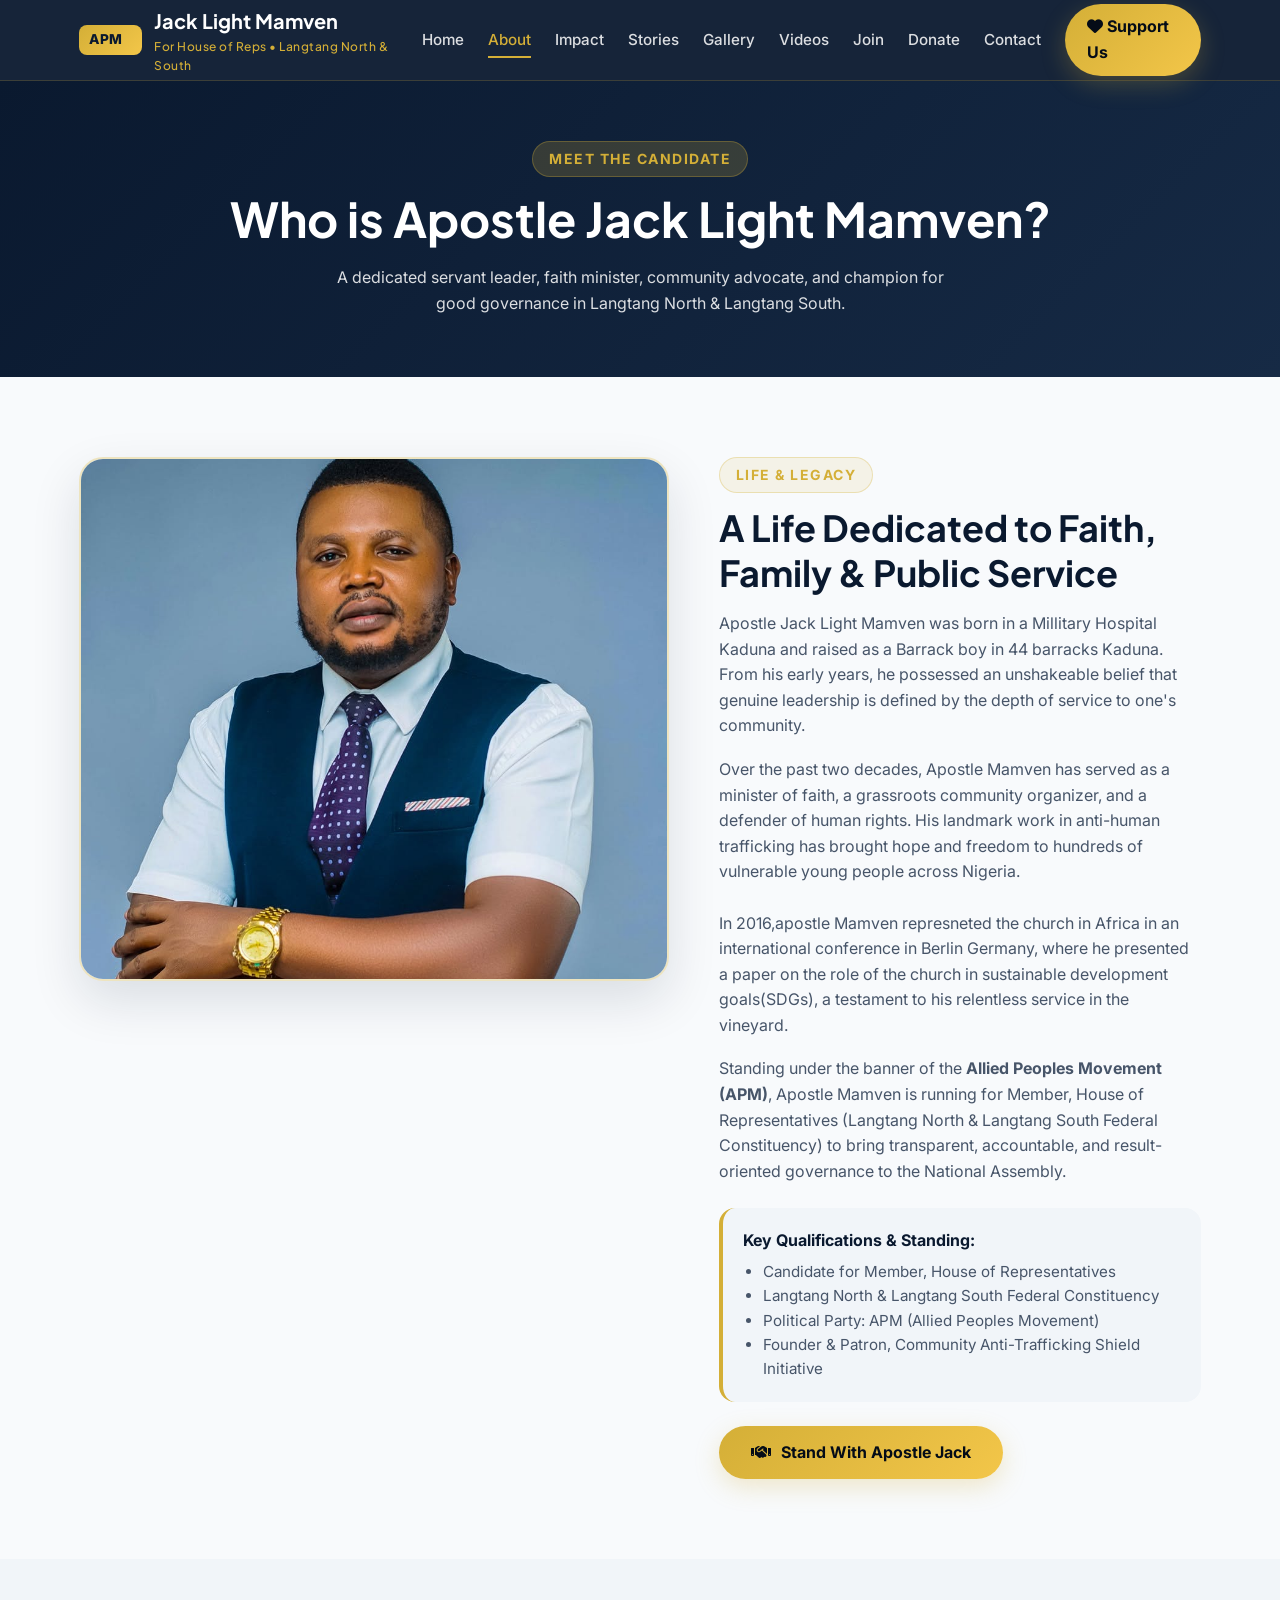
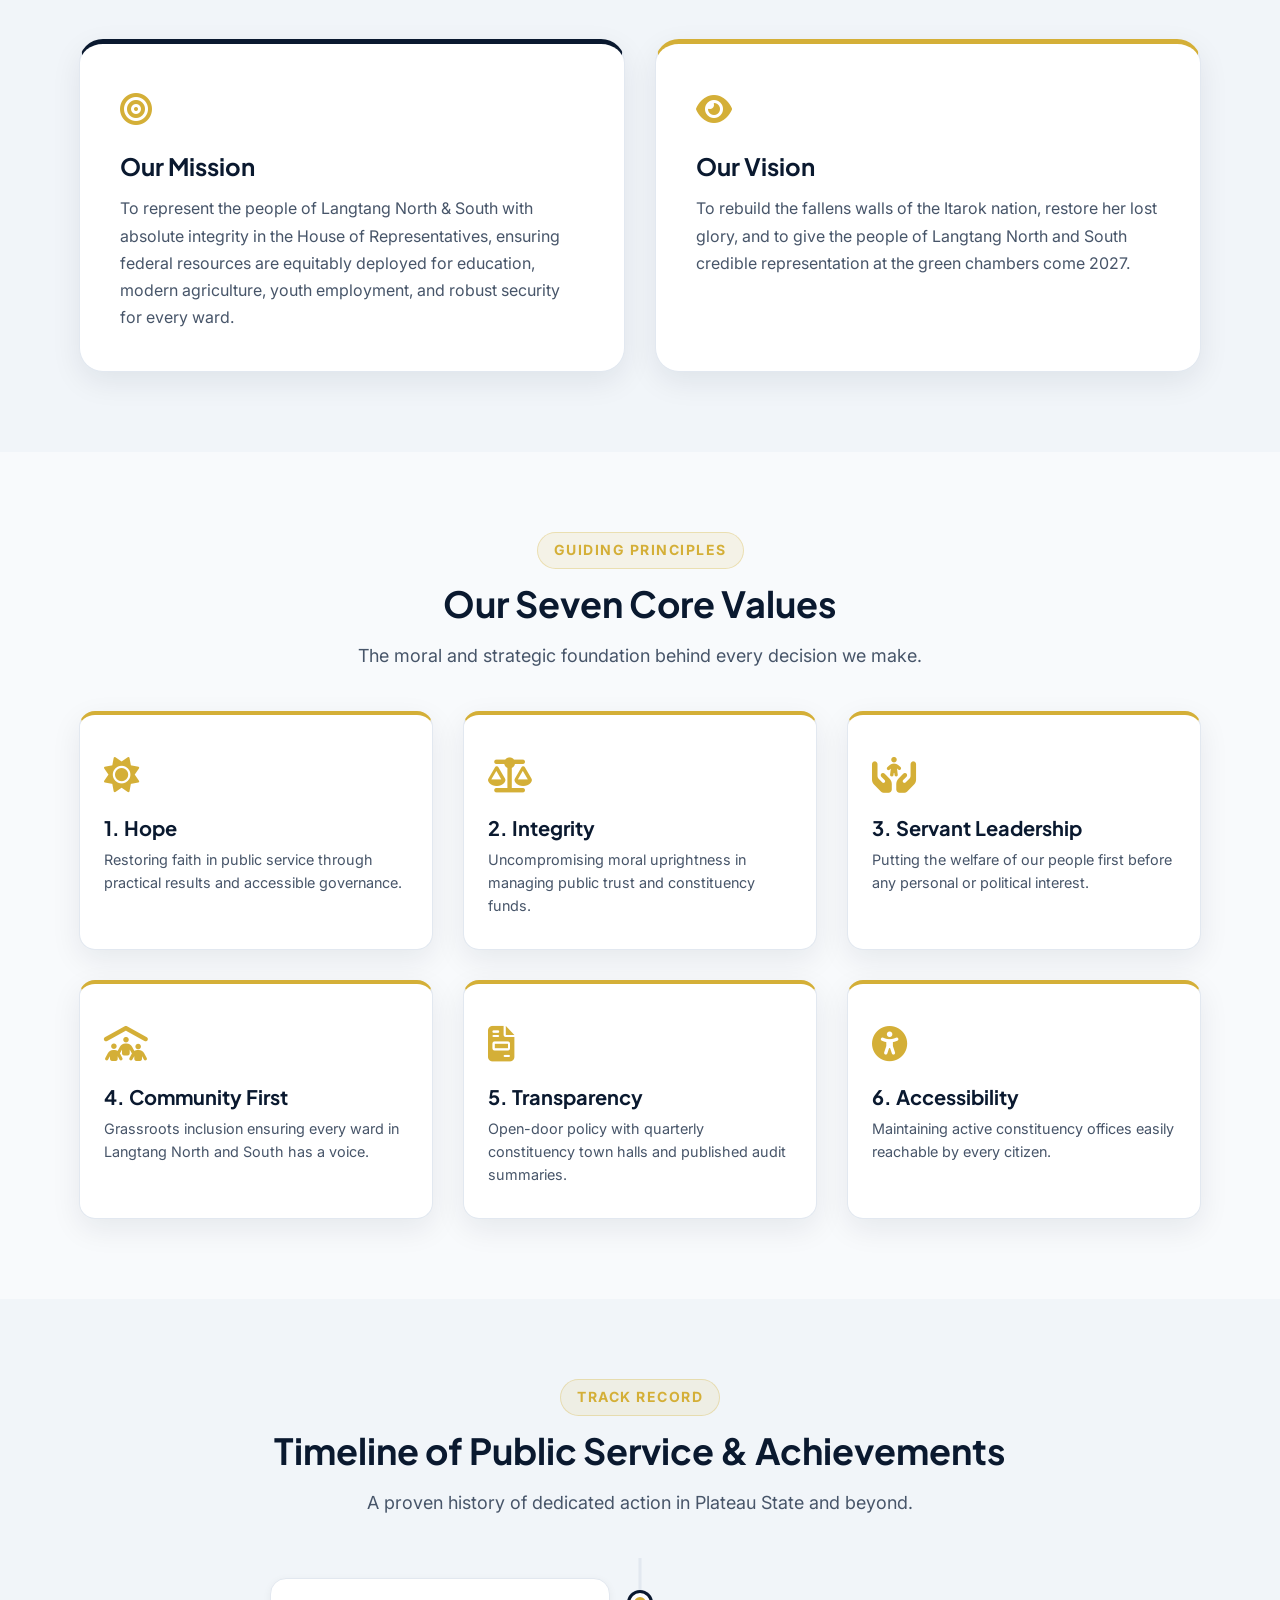
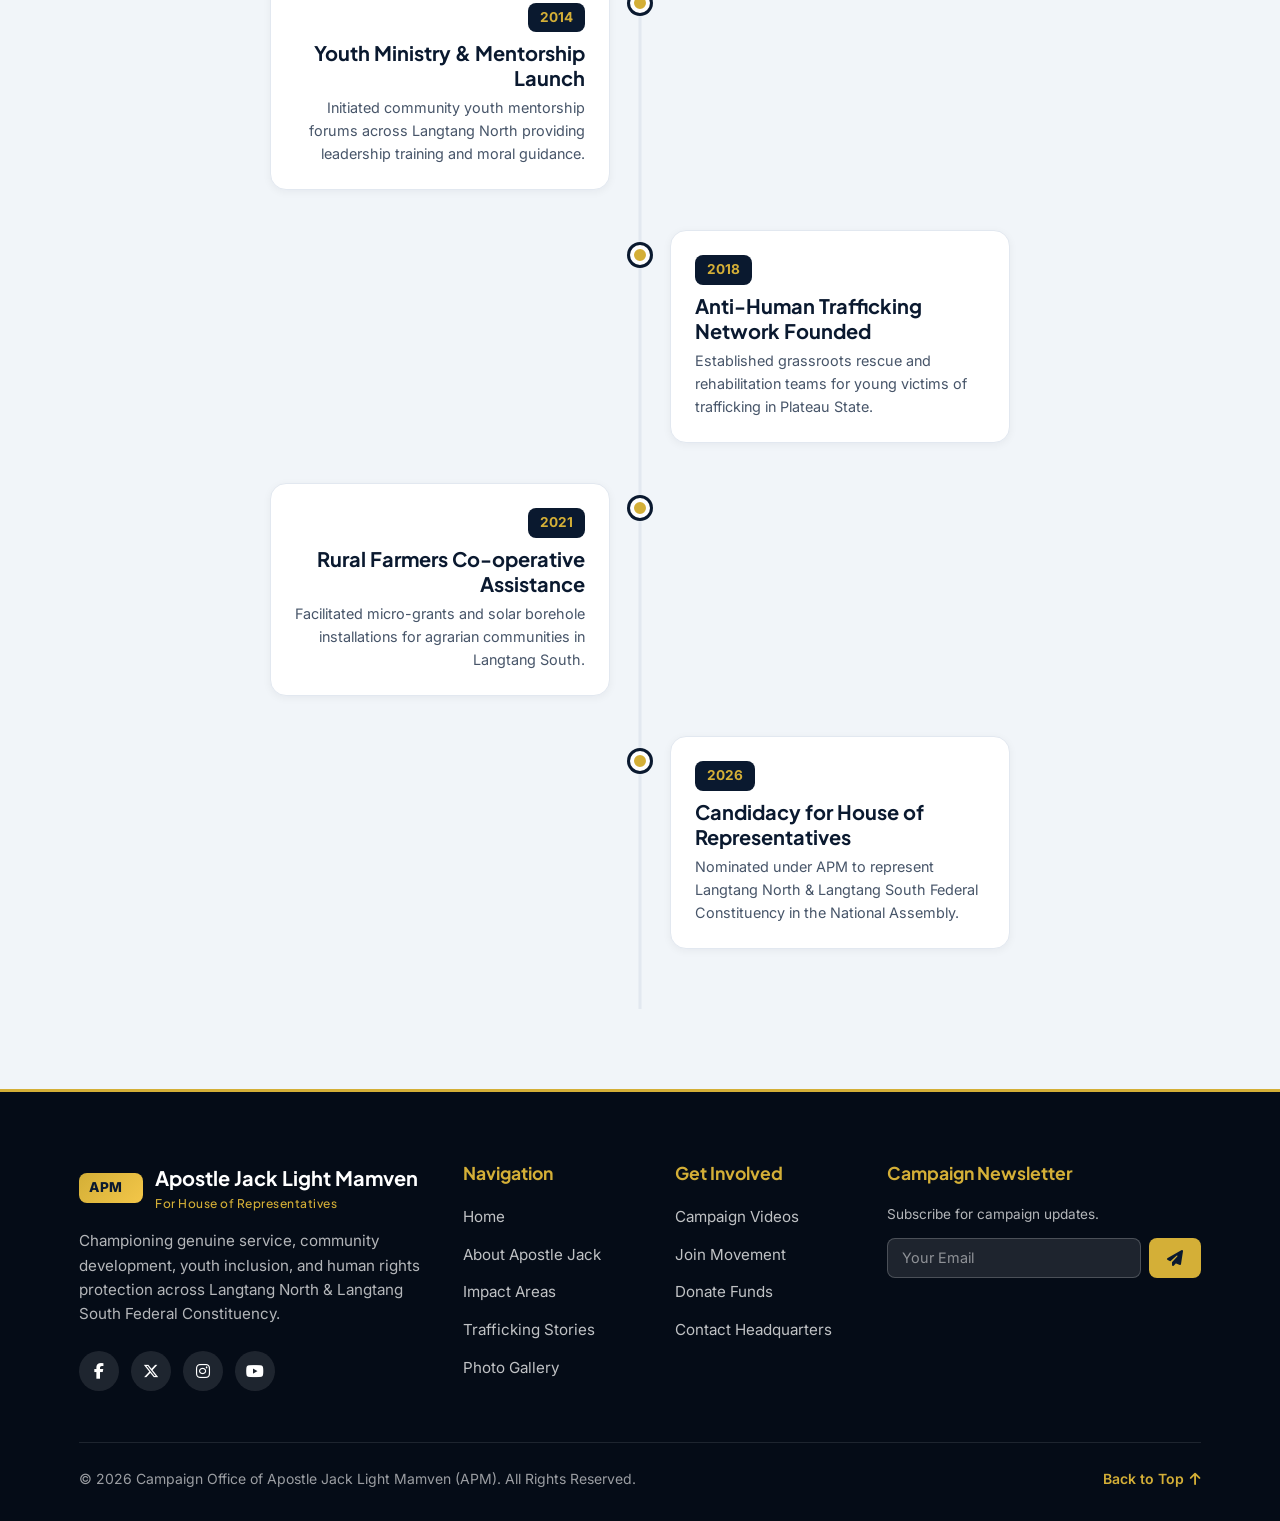
<file: about.html>
<!DOCTYPE html> 
<html lang="en">
<head>
  <meta charset="UTF-8">
  <meta name="viewport" content="width=device-width, initial-scale=1.0">
  <meta name="description" content="Biography, Mission, Vision, and Leadership Philosophy of Apostle Jack Light Mamven - APM Candidate for Member, House of Representatives (Langtang North & South).">
  <title>About Apostle Jack Light Mamven | House of Representatives Candidate</title>
  
  <!-- Google Fonts & Icons -->
  <link rel="preconnect" href="https://fonts.googleapis.com">
  <link rel="preconnect" href="https://fonts.gstatic.com" crossorigin>
  <link href="https://fonts.googleapis.com/css2?family=Inter:wght@400;500;600;700&family=Plus+Jakarta+Sans:wght@600;700;800&display=swap" rel="stylesheet">
  <link rel="stylesheet" href="https://cdnjs.cloudflare.com/ajax/libs/font-awesome/6.4.0/css/all.min.css">
  
  <!-- Main Stylesheets -->
  <link rel="stylesheet" href="css/style.css">
  <link rel="stylesheet" href="css/responsive.css">
</head>
<body>

  <!-- ==========================================================================
       HEADER & NAVIGATION SECTION
       ========================================================================== -->
  <header class="site-header" id="header">
    <div class="container navbar">
      <a href="index.html" class="logo-container" aria-label="Apostle Jack Light Mamven Homepage">
        <span class="party-badge">APM</span>
        <div class="candidate-name">
          <span>Jack Light Mamven</span>
          <span class="candidate-title">For House of Reps • Langtang North & South</span>
        </div>
      </a>

      <!-- Pure CSS Mobile Hamburger Toggle Input -->
      <input type="checkbox" id="nav-toggle" class="nav-toggle-input" aria-label="Toggle Navigation Menu">
      <label for="nav-toggle" class="nav-toggle-label">
        <span></span>
        <span></span>
        <span></span>
      </label>

      <!-- Navigation Links -->
      <nav class="nav-menu" role="navigation">
        <a href="index.html" class="nav-link">Home</a>
        <a href="about.html" class="nav-link active">About</a>
        <a href="impact.html" class="nav-link">Impact</a>
        <a href="trafficking-stories.html" class="nav-link">Stories</a>
        <a href="gallery.html" class="nav-link">Gallery</a>
        <a href="videos.html" class="nav-link">Videos</a>
        <a href="join.html" class="nav-link">Join</a>
        <a href="donate.html" class="nav-link">Donate</a>
        <a href="contact.html" class="nav-link">Contact</a>
        <a href="donate.html" class="nav-cta-btn"><i class="fa-solid fa-heart"></i> Support Us</a>
      </nav>
    </div>
  </header>

  <main>
    <!-- ==========================================================================
         PAGE BANNER / HERO
         ========================================================================== -->
    <section style="background: linear-gradient(135deg, #0a192f 0%, #162a45 100%); color: var(--white); padding: 60px 0; text-align: center;">
      <div class="container">
        <span class="section-tag" style="background: rgba(212,175,55,0.2); color: var(--accent);">Meet The Candidate</span>
        <h1 style="color: var(--white); margin-bottom: 16px;">Who is Apostle Jack Light Mamven?</h1>
        <p style="color: rgba(255,255,255,0.85); max-width: 650px; margin: 0 auto;">
          
          A dedicated servant leader, faith minister, community advocate, and champion for good governance in Langtang North & Langtang South.
        </p>
      </div>
    </section>

    <!-- ==========================================================================
         BIOGRAPHY & PORTRAIT SECTION
         ========================================================================== -->
    <section class="section-padding" aria-label="Biography Section">
      <div class="container">
        <div class="hero-grid" style="align-items: flex-start;">
          <div class="hero-image-wrapper">
            <div class="hero-image-frame" style="height: auto;">
              <!-- Replace with official campaign image -->
              <img src="blueSuitIMG.jpg" alt="Official portrait of Apostle Jack Light Mamven">
            </div>
          </div>

          <div>
            <span class="section-tag">Life & Legacy</span>
            <h2 class="section-title">A Life Dedicated to Faith, Family & Public Service</h2>
            <p style="color: var(--text-muted); margin-bottom: 18px;">
              Apostle Jack Light Mamven was born in a Millitary Hospital Kaduna and raised as a Barrack boy in 44 barracks Kaduna. From his early years, he possessed an unshakeable belief that genuine leadership is defined by the depth of service to one's community.
            </p>
            <p style="color: var(--text-muted); margin-bottom: 18px;">
              Over the past two decades, Apostle Mamven has served as a minister of faith, a grassroots community organizer, and a defender of human rights. His landmark work in anti-human trafficking has brought hope and freedom to hundreds of vulnerable young people across Nigeria. <br> <br> In 2016,apostle Mamven represneted the church in Africa in an international conference in Berlin Germany, where he presented a paper on the role of the church in sustainable development goals(SDGs), a testament to his relentless service in the vineyard.
            </p>
            <p style="color: var(--text-muted); margin-bottom: 24px;">
              Standing under the banner of the <strong>Allied Peoples Movement (APM)</strong>, Apostle Mamven is running for Member, House of Representatives (Langtang North & Langtang South Federal Constituency) to bring transparent, accountable, and result-oriented governance to the National Assembly.
            </p>

            <div style="background: var(--bg-subtle); padding: 20px; border-radius: var(--radius-md); border-left: 4px solid var(--accent); margin-bottom: 24px;">
              <strong style="color: var(--primary); display: block; margin-bottom: 6px;">Key Qualifications & Standing:</strong>
              <ul style="color: var(--text-muted); font-size: 0.95rem; padding-left: 20px; list-style-type: disc;">
                <li>Candidate for Member, House of Representatives</li>
                <li>Langtang North & Langtang South Federal Constituency</li>
                <li>Political Party: APM (Allied Peoples Movement)</li>
                <li>Founder & Patron, Community Anti-Trafficking Shield Initiative</li>
              </ul>
            </div>

            <a href="join.html" class="btn btn-primary"><i class="fa-solid fa-handshake"></i> Stand With Apostle Jack</a>
          </div>
        </div>
      </div>
    </section>

    <!-- ==========================================================================
         MISSION & VISION SECTION
         ========================================================================== -->
    <section class="section-padding" style="background-color: var(--bg-subtle);" aria-label="Mission and Vision">
      <div class="container">
        <div class="card-grid-2">
          <!-- Mission Card -->
          <div class="form-card" style="border-top: 5px solid var(--primary);">
            <div style="color: var(--accent); font-size: 2rem; margin-bottom: 16px;"><i class="fa-solid fa-bullseye"></i></div>
            <h3 style="color: var(--primary); margin-bottom: 14px;">Our Mission</h3>
            <p style="color: var(--text-muted); line-height: 1.7;">
              To represent the people of Langtang North & South with absolute integrity in the House of Representatives, ensuring federal resources are equitably deployed for education, modern agriculture, youth employment, and robust security for every ward.
            </p>
          </div>

          <!-- Vision Card -->
          <div class="form-card" style="border-top: 5px solid var(--accent);">
            <div style="color: var(--accent); font-size: 2rem; margin-bottom: 16px;"><i class="fa-solid fa-eye"></i></div>
            <h3 style="color: var(--primary); margin-bottom: 14px;">Our Vision</h3>
            <p style="color: var(--text-muted); line-height: 1.7;">
              To rebuild the fallens walls of the Itarok nation, restore her lost glory, and to give the people of Langtang North and South credible representation at the green chambers come 2027.
            </p>
          </div>
        </div>
      </div>
    </section>

    <!-- ==========================================================================
         CORE VALUES SECTION
         ========================================================================== -->
    <section class="section-padding" aria-label="Core Values">
      <div class="container">
        <div class="text-center">
          <span class="section-tag">Guiding Principles</span>
          <h2 class="section-title">Our Seven Core Values</h2>
          <p class="section-subtitle">The moral and strategic foundation behind every decision we make.</p>
        </div>

        <div class="card-grid-3">
          <!-- Value 1 -->
          <div class="stat-card" style="text-align: left;">
            <div class="stat-icon"><i class="fa-solid fa-sun"></i></div>
            <h4 style="color: var(--primary); margin-bottom: 8px;">1. Hope</h4>
            <p style="font-size: 0.9rem; color: var(--text-muted);">Restoring faith in public service through practical results and accessible governance.</p>
          </div>

          <!-- Value 2 -->
          <div class="stat-card" style="text-align: left;">
            <div class="stat-icon"><i class="fa-solid fa-scale-balanced"></i></div>
            <h4 style="color: var(--primary); margin-bottom: 8px;">2. Integrity</h4>
            <p style="font-size: 0.9rem; color: var(--text-muted);">Uncompromising moral uprightness in managing public trust and constituency funds.</p>
          </div>

          <!-- Value 3 -->
          <div class="stat-card" style="text-align: left;">
            <div class="stat-icon"><i class="fa-solid fa-hands-holding-child"></i></div>
            <h4 style="color: var(--primary); margin-bottom: 8px;">3. Servant Leadership</h4>
            <p style="font-size: 0.9rem; color: var(--text-muted);">Putting the welfare of our people first before any personal or political interest.</p>
          </div>

          <!-- Value 4 -->
          <div class="stat-card" style="text-align: left;">
            <div class="stat-icon"><i class="fa-solid fa-people-roof"></i></div>
            <h4 style="color: var(--primary); margin-bottom: 8px;">4. Community First</h4>
            <p style="font-size: 0.9rem; color: var(--text-muted);">Grassroots inclusion ensuring every ward in Langtang North and South has a voice.</p>
          </div>

          <!-- Value 5 -->
          <div class="stat-card" style="text-align: left;">
            <div class="stat-icon"><i class="fa-solid fa-file-invoice"></i></div>
            <h4 style="color: var(--primary); margin-bottom: 8px;">5. Transparency</h4>
            <p style="font-size: 0.9rem; color: var(--text-muted);">Open-door policy with quarterly constituency town halls and published audit summaries.</p>
          </div>

          <!-- Value 6 -->
          <div class="stat-card" style="text-align: left;">
            <div class="stat-icon"><i class="fa-solid fa-universal-access"></i></div>
            <h4 style="color: var(--primary); margin-bottom: 8px;">6. Accessibility</h4>
            <p style="font-size: 0.9rem; color: var(--text-muted);">Maintaining active constituency offices easily reachable by every citizen.</p>
          </div>
        </div>
      </div>
    </section>

    <!-- ==========================================================================
         TIMELINE OF PUBLIC SERVICE
         ========================================================================== -->
    <section class="section-padding" style="background-color: var(--bg-subtle);" aria-label="Public Service Timeline">
      <div class="container">
        <div class="text-center">
          <span class="section-tag">Track Record</span>
          <h2 class="section-title">Timeline of Public Service & Achievements</h2>
          <p class="section-subtitle">A proven history of dedicated action in Plateau State and beyond.</p>
        </div>

        <div class="timeline">
          <!-- Timeline Item 1 -->
          <div class="timeline-item">
            <div class="timeline-dot"></div>
            <div class="timeline-content">
              <span class="timeline-year">2014</span>
              <h4 style="color: var(--primary); margin-bottom: 6px;">Youth Ministry & Mentorship Launch</h4>
              <p style="font-size: 0.9rem; color: var(--text-muted);">Initiated community youth mentorship forums across Langtang North providing leadership training and moral guidance.</p>
            </div>
          </div>

          <!-- Timeline Item 2 -->
          <div class="timeline-item">
            <div class="timeline-dot"></div>
            <div class="timeline-content">
              <span class="timeline-year">2018</span>
              <h4 style="color: var(--primary); margin-bottom: 6px;">Anti-Human Trafficking Network Founded</h4>
              <p style="font-size: 0.9rem; color: var(--text-muted);">Established grassroots rescue and rehabilitation teams for young victims of trafficking in Plateau State.</p>
            </div>
          </div>

          <!-- Timeline Item 3 -->
          <div class="timeline-item">
            <div class="timeline-dot"></div>
            <div class="timeline-content">
              <span class="timeline-year">2021</span>
              <h4 style="color: var(--primary); margin-bottom: 6px;">Rural Farmers Co-operative Assistance</h4>
              <p style="font-size: 0.9rem; color: var(--text-muted);">Facilitated micro-grants and solar borehole installations for agrarian communities in Langtang South.</p>
            </div>
          </div>

          <!-- Timeline Item 4 -->
          <div class="timeline-item">
            <div class="timeline-dot"></div>
            <div class="timeline-content">
              <span class="timeline-year">2026</span>
              <h4 style="color: var(--primary); margin-bottom: 6px;">Candidacy for House of Representatives</h4>
              <p style="font-size: 0.9rem; color: var(--text-muted);">Nominated under APM to represent Langtang North & Langtang South Federal Constituency in the National Assembly.</p>
            </div>
          </div>
        </div>
      </div>
    </section>
  </main>

  <!-- ==========================================================================
       FOOTER SECTION
       ========================================================================== -->
  <footer class="site-footer">
    <div class="container">
      <div class="footer-grid">
        <div class="footer-brand">
          <a href="index.html" class="logo-container">
            <span class="party-badge">APM</span>
            <div class="candidate-name">
              <span>Apostle Jack Light Mamven</span>
              <span class="candidate-title">For House of Representatives</span>
            </div>
          </a>
          <p>Championing genuine service, community development, youth inclusion, and human rights protection across Langtang North & Langtang South Federal Constituency.</p>
          <div class="social-links">
            <a href="#" class="social-icon" aria-label="Facebook"><i class="fa-brands fa-facebook-f"></i></a>
            <a href="#" class="social-icon" aria-label="Twitter X"><i class="fa-brands fa-x-twitter"></i></a>
            <a href="#" class="social-icon" aria-label="Instagram"><i class="fa-brands fa-instagram"></i></a>
            <a href="#" class="social-icon" aria-label="YouTube"><i class="fa-brands fa-youtube"></i></a>
          </div>
        </div>

        <div>
          <h3 class="footer-title">Navigation</h3>
          <ul class="footer-links">
            <li><a href="index.html">Home</a></li>
            <li><a href="about.html">About Apostle Jack</a></li>
            <li><a href="impact.html">Impact Areas</a></li>
            <li><a href="trafficking-stories.html">Trafficking Stories</a></li>
            <li><a href="gallery.html">Photo Gallery</a></li>
          </ul>
        </div>

        <div>
          <h3 class="footer-title">Get Involved</h3>
          <ul class="footer-links">
            <li><a href="videos.html">Campaign Videos</a></li>
            <li><a href="join.html">Join Movement</a></li>
            <li><a href="donate.html">Donate Funds</a></li>
            <li><a href="contact.html">Contact Headquarters</a></li>
          </ul>
        </div>

        <div>
          <h3 class="footer-title">Campaign Newsletter</h3>
          <p style="font-size: 0.85rem; color: rgba(255,255,255,0.7); margin-bottom: 12px;">Subscribe for campaign updates.</p>
          <form class="newsletter-form" action="#" method="POST" onsubmit="event.preventDefault(); alert('Thank you for subscribing!');">
            <input type="email" class="newsletter-input" placeholder="Your Email" required aria-label="Email Address">
            <button type="submit" class="newsletter-btn"><i class="fa-solid fa-paper-plane"></i></button>
          </form>
        </div>
      </div>

      <div class="footer-bottom">
        <p>&copy; 2026 Campaign Office of Apostle Jack Light Mamven (APM). All Rights Reserved.</p>
        <a href="#header" class="back-to-top">Back to Top <i class="fa-solid fa-arrow-up"></i></a>
      </div>
    </div>
  </footer>

</body>
</html>
</file>
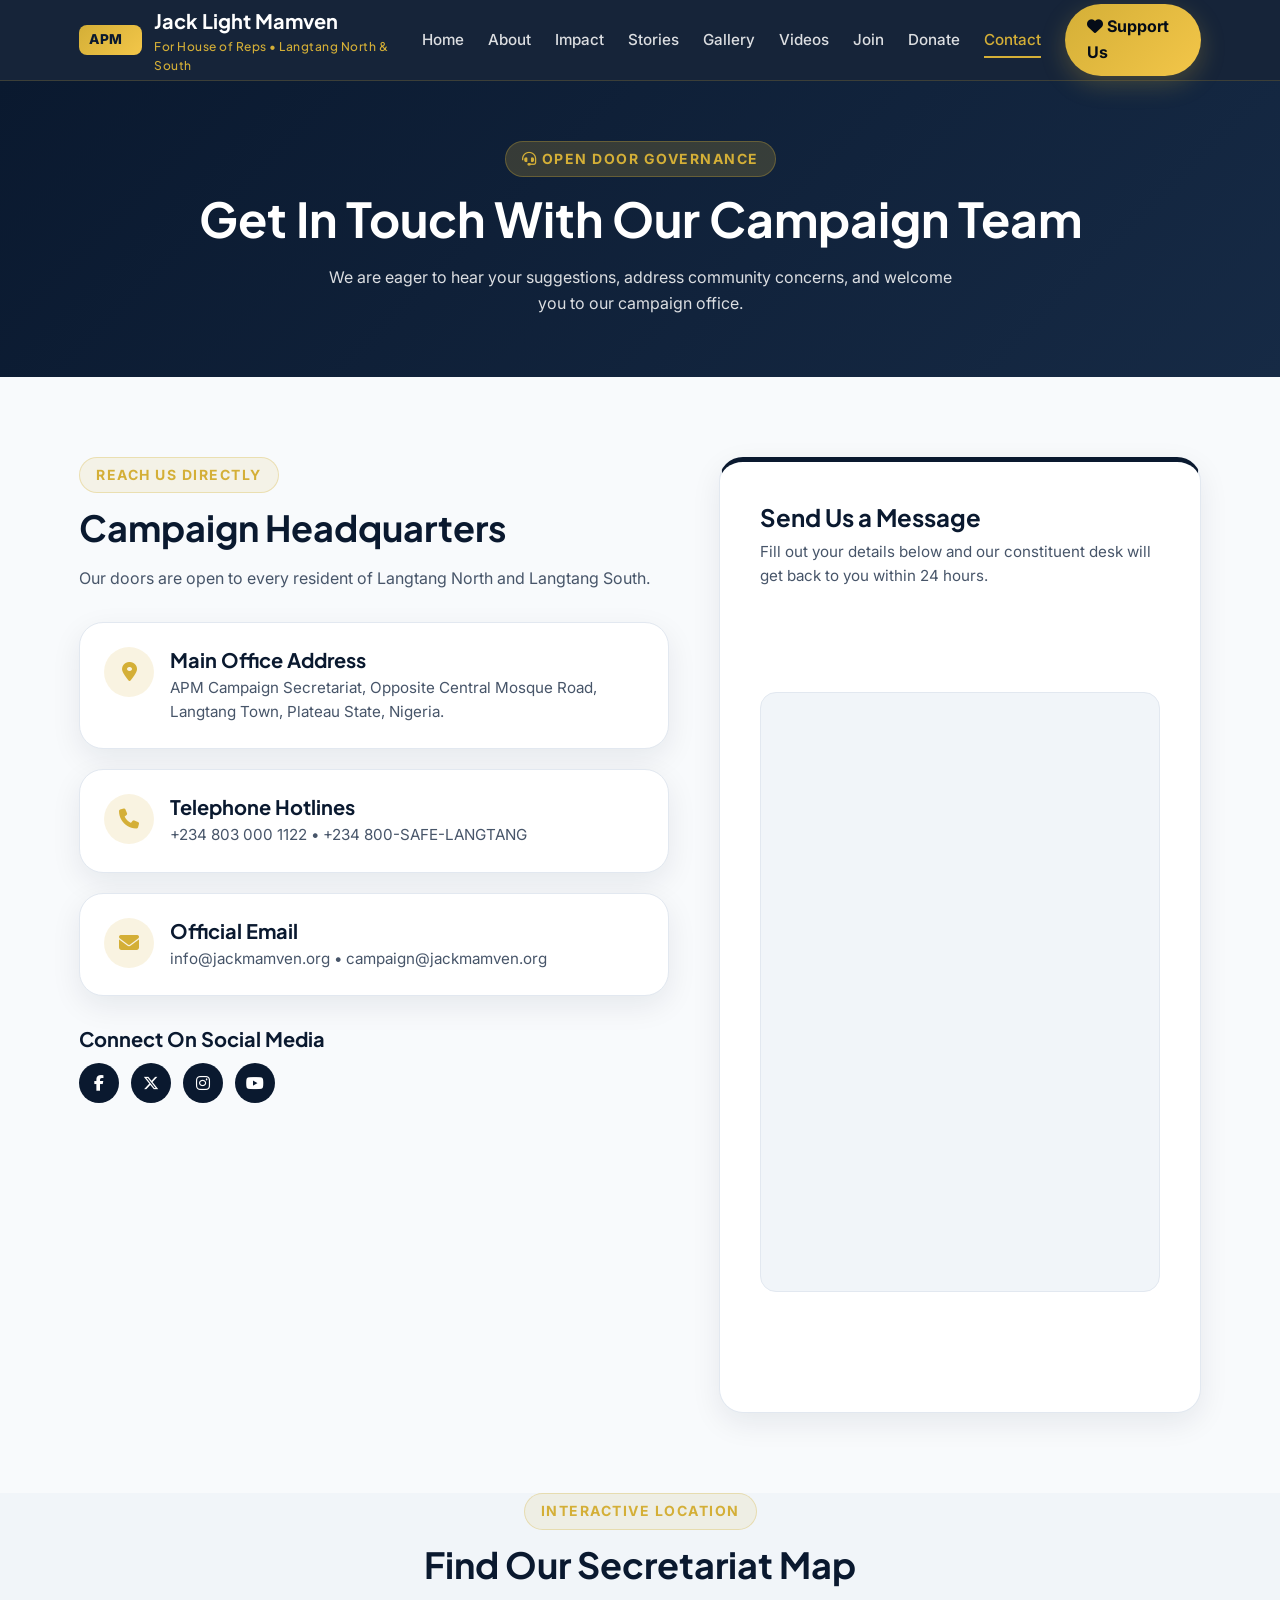
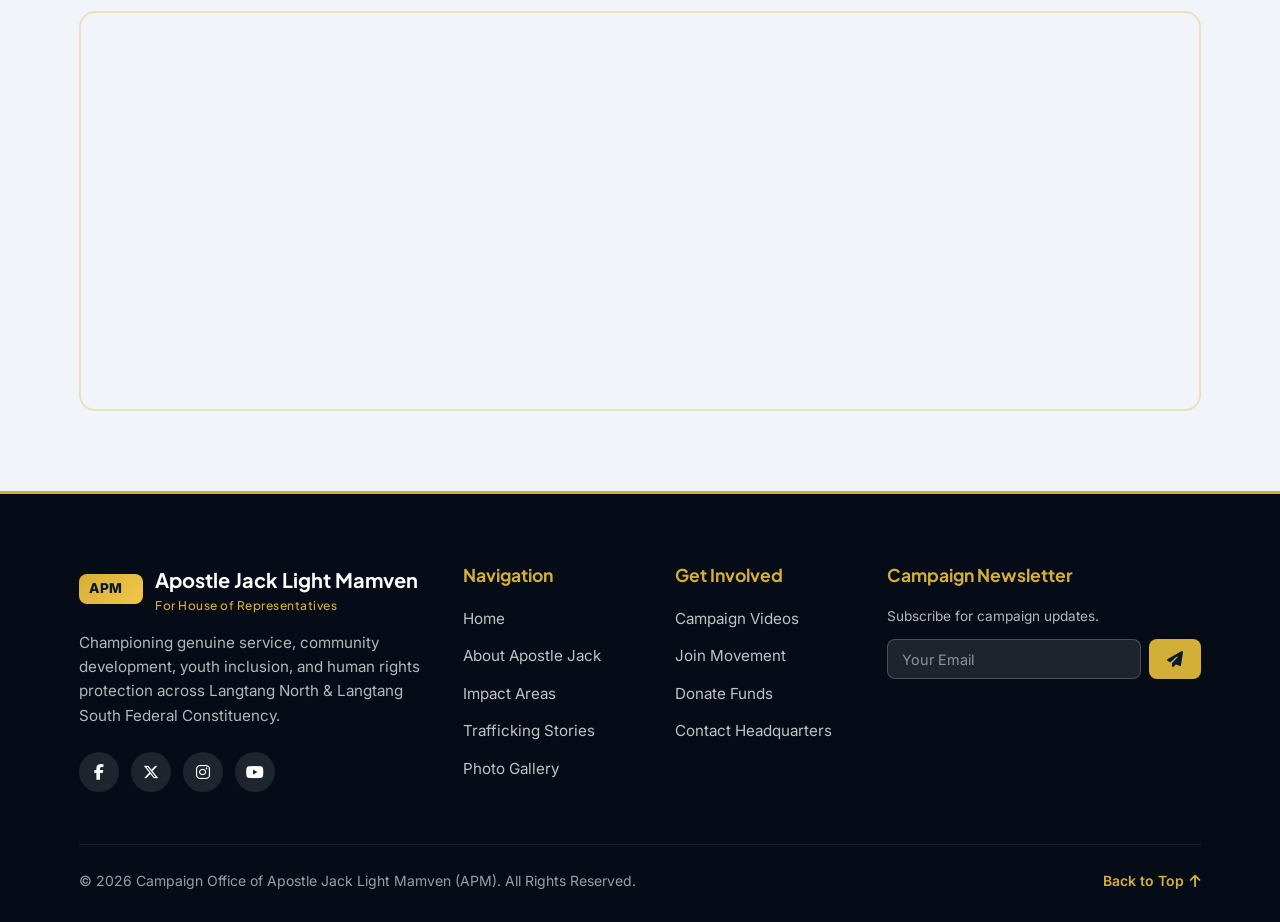
<file: contact.html>
<!DOCTYPE html>
<html lang="en">
<head>
  <meta charset="UTF-8">
  <meta name="viewport" content="width=device-width, initial-scale=1.0">
  <meta name="description" content="Contact Campaign Headquarters for Apostle Jack Light Mamven - Candidate for Member, House of Representatives (Langtang North & Langtang South).">
  <title>Contact Campaign Office | Apostle Jack Light Mamven</title>
  
  <!-- Google Fonts & Icons -->
  <link rel="preconnect" href="https://fonts.googleapis.com">
  <link rel="preconnect" href="https://fonts.gstatic.com" crossorigin>
  <link href="https://fonts.googleapis.com/css2?family=Inter:wght@400;500;600;700&family=Plus+Jakarta+Sans:wght@600;700;800&display=swap" rel="stylesheet">
  <link rel="stylesheet" href="https://cdnjs.cloudflare.com/ajax/libs/font-awesome/6.4.0/css/all.min.css">
  
  <!-- Main Stylesheets -->
  <link rel="stylesheet" href="css/style.css">
  <link rel="stylesheet" href="css/responsive.css">
</head>
<body>

  <!-- ==========================================================================
       HEADER & NAVIGATION SECTION
       ========================================================================== -->
  <header class="site-header" id="header">
    <div class="container navbar">
      <a href="index.html" class="logo-container" aria-label="Apostle Jack Light Mamven Homepage">
        <span class="party-badge">APM</span>
        <div class="candidate-name">
          <span>Jack Light Mamven</span>
          <span class="candidate-title">For House of Reps • Langtang North & South</span>
        </div>
      </a>

      <!-- Pure CSS Mobile Hamburger Toggle Input -->
      <input type="checkbox" id="nav-toggle" class="nav-toggle-input" aria-label="Toggle Navigation Menu">
      <label for="nav-toggle" class="nav-toggle-label">
        <span></span>
        <span></span>
        <span></span>
      </label>

      <!-- Navigation Links -->
      <nav class="nav-menu" role="navigation">
        <a href="index.html" class="nav-link">Home</a>
        <a href="about.html" class="nav-link">About</a>
        <a href="impact.html" class="nav-link">Impact</a>
        <a href="trafficking-stories.html" class="nav-link">Stories</a>
        <a href="gallery.html" class="nav-link">Gallery</a>
        <a href="videos.html" class="nav-link">Videos</a>
        <a href="join.html" class="nav-link">Join</a>
        <a href="donate.html" class="nav-link">Donate</a>
        <a href="contact.html" class="nav-link active">Contact</a>
        <a href="donate.html" class="nav-cta-btn"><i class="fa-solid fa-heart"></i> Support Us</a>
      </nav>
    </div>
  </header>

  <main>
    <!-- ==========================================================================
         PAGE HERO BANNER
         ========================================================================== -->
    <section style="background: linear-gradient(135deg, #0a192f 0%, #162a45 100%); color: var(--white); padding: 60px 0; text-align: center;">
      <div class="container">
        <span class="section-tag" style="background: rgba(212,175,55,0.2); color: var(--accent);"><i class="fa-solid fa-headset"></i> Open Door Governance</span>
        <h1 style="color: var(--white); margin-bottom: 16px;">Get In Touch With Our Campaign Team</h1>
        <p style="color: rgba(255,255,255,0.85); max-width: 650px; margin: 0 auto;">
          We are eager to hear your suggestions, address community concerns, and welcome you to our campaign office.
        </p>
      </div>
    </section>

    <!-- ==========================================================================
         CONTACT INFO & HTML CONTACT FORM SECTION
         ========================================================================== -->
    <section class="section-padding" aria-label="Contact Information and Form">
      <div class="container">
        <div class="hero-grid" style="align-items: flex-start;">

          <!-- Left Column: Contact Info Cards -->
          <div>
            <span class="section-tag">Reach Us Directly</span>
            <h2 class="section-title">Campaign Headquarters</h2>
            <p style="color: var(--text-muted); margin-bottom: 30px;">
              Our doors are open to every resident of Langtang North and Langtang South.
            </p>

            <div style="display: flex; flex-direction: column; gap: 20px;">

              <!-- Address Card -->
              <div class="form-card" style="padding: 24px; display: flex; gap: 16px; align-items: flex-start;">
                <div style="background: rgba(212,175,55,0.15); color: var(--accent); width: 50px; height: 50px; border-radius: 50%; display: flex; align-items: center; justify-content: center; font-size: 1.25rem; flex-shrink: 0;">
                  <i class="fa-solid fa-location-dot"></i>
                </div>
                <div>
                  <h4 style="color: var(--primary); margin-bottom: 4px;">Main Office Address</h4>
                  <p style="color: var(--text-muted); font-size: 0.95rem;">
                    APM Campaign Secretariat, Opposite Central Mosque Road, Langtang Town, Plateau State, Nigeria.
                  </p>
                </div>
              </div>

              <!-- Phone Card -->
              <div class="form-card" style="padding: 24px; display: flex; gap: 16px; align-items: flex-start;">
                <div style="background: rgba(212,175,55,0.15); color: var(--accent); width: 50px; height: 50px; border-radius: 50%; display: flex; align-items: center; justify-content: center; font-size: 1.25rem; flex-shrink: 0;">
                  <i class="fa-solid fa-phone"></i>
                </div>
                <div>
                  <h4 style="color: var(--primary); margin-bottom: 4px;">Telephone Hotlines</h4>
                  <p style="color: var(--text-muted); font-size: 0.95rem;">
                    +234 803 000 1122 &bull; +234 800-SAFE-LANGTANG
                  </p>
                </div>
              </div>

              <!-- Email Card -->
              <div class="form-card" style="padding: 24px; display: flex; gap: 16px; align-items: flex-start;">
                <div style="background: rgba(212,175,55,0.15); color: var(--accent); width: 50px; height: 50px; border-radius: 50%; display: flex; align-items: center; justify-content: center; font-size: 1.25rem; flex-shrink: 0;">
                  <i class="fa-solid fa-envelope"></i>
                </div>
                <div>
                  <h4 style="color: var(--primary); margin-bottom: 4px;">Official Email</h4>
                  <p style="color: var(--text-muted); font-size: 0.95rem;">
                    info@jackmamven.org &bull; campaign@jackmamven.org
                  </p>
                </div>
              </div>

              <!-- Social Links -->
              <div style="margin-top: 10px;">
                <h4 style="color: var(--primary); margin-bottom: 12px;">Connect On Social Media</h4>
                <div class="social-links">
                  <a href="#" class="social-icon" style="background: var(--primary);" aria-label="Facebook"><i class="fa-brands fa-facebook-f"></i></a>
                  <a href="#" class="social-icon" style="background: var(--primary);" aria-label="Twitter X"><i class="fa-brands fa-x-twitter"></i></a>
                  <a href="#" class="social-icon" style="background: var(--primary);" aria-label="Instagram"><i class="fa-brands fa-instagram"></i></a>
                  <a href="#" class="social-icon" style="background: var(--primary);" aria-label="YouTube"><i class="fa-brands fa-youtube"></i></a>
                </div>
              </div>

            </div>
          </div>

          <!-- Right Column: Clean HTML5 Contact Form -->
          <div>
            <div class="form-card" style="border-top: 5px solid var(--primary);">
              <h3 style="color: var(--primary); margin-bottom: 8px;">Send Us a Message</h3>
              <p style="color: var(--text-muted); font-size: 0.95rem; margin-bottom: 24px;">
                Fill out your details below and our constituent desk will get back to you within 24 hours.
              </p>

               <!-- 
         GOOGLE FORM EMBED SECTION
          -->
    <section class="section-padding" aria-label="Volunteer Registration Form">
      <!-- <div class="container"> -->
      

        <!-- <div class="form-card" style="max-width: 900px; margin: 0 auto;"> -->
          <!-- 
               GOOGLE FORM IFRAME PLACEHOLDER
              
               -->
          <!-- Replace with official Google Form link -->
          <div class="iframe-container">
            <iframe src="https://forms.gle/aiDrt9xpNs8CMpSf6" title="Campaign Volunteer Registration Form">
              <p>Your browser does not support embedded frames. <a href="contact.html">Contact us directly to volunteer.</a></p>
            </iframe>
          </div>
        <!-- </div> -->
      <!-- </div> -->
    </section>

              <!-- <form action="#" method="POST" onsubmit="event.preventDefault(); alert('Thank you for contacting the Campaign Office of Apostle Jack Light Mamven!');">
                
                <div class="form-group">
                  <label for="contact-name" class="form-label">Full Name *</label>
                  <input type="text" id="contact-name" class="form-control" placeholder="e.g. Honorable Jack Light" required>
                </div>

                <div class="form-group">
                  <label for="contact-email" class="form-label">Email Address *</label>
                  <input type="email" id="contact-email" class="form-control" placeholder="e.g. Sarah@example.com" required>
                </div>

                <div class="form-group">
                  <label for="contact-phone" class="form-label">Phone Number (Optional)</label>
                  <input type="tel" id="contact-phone" class="form-control" placeholder="e.g. +234 8144011612">
                </div>

                <div class="form-group">
                  <label for="contact-subject" class="form-label">Ward / Subject *</label>
                  <select id="contact-subject" class="form-control" required>
                    <option value="" disabled selected>Select Category</option>
                    <option value="Langtang North Resident">Langtang North Resident Inquiry</option>
                    <option value="Langtang South Resident">Langtang South Resident Inquiry</option>
                    <option value="Anti-Trafficking Report">Anti-Human Trafficking Report</option>
                    <option value="Media Request">Press & Media Inquiry</option>
                    <option value="General">General Campaign Support</option>
                  </select>
                </div>

                <div class="form-group">
                  <label for="contact-message" class="form-label">Your Message / Suggestion *</label>
                  <textarea id="contact-message" class="form-control" placeholder="Write your message here..." required></textarea>
                </div>

                <button type="submit" class="btn btn-primary" style="width: 100%;"><i class="fa-solid fa-paper-plane"></i> Submit Message</button>
              </form> -->
            </div>
          </div>

        </div>
      </div>
    </section>

    <!-- ==========================================================================
         GOOGLE MAPS IFRAME PLACEHOLDER
         ========================================================================== -->
    <section class="section-padding" style="background-color: var(--bg-subtle); padding-top: 0;" aria-label="Campaign Office Location Map">
      <div class="container">
        <div class="text-center" style="margin-bottom: 24px;">
          <span class="section-tag">Interactive Location</span>
          <h2 class="section-title">Find Our Secretariat Map</h2>
        </div>

        <div class="iframe-container" style="height: 400px; border: 2px solid var(--border-gold);">
          <!-- ==================================================================
               GOOGLE MAPS IFRAME PLACEHOLDER
               Replace "YOUR_GOOGLE_MAPS_LINK" with your actual Google Maps embed link.
               ================================================================== -->
          <!-- Replace with official Google Maps link -->
          <iframe src="https://maps.google.com/maps?q=Langtang,Plateau,Nigeria&t=&z=13&ie=UTF8&iwloc=&output=embed" title="Google Map Location of Campaign Headquarters" allowfullscreen loading="lazy"></iframe>
        </div>
      </div>
    </section>
  </main>

  <!-- ==========================================================================
       FOOTER SECTION
       ========================================================================== -->
  <footer class="site-footer">
    <div class="container">
      <div class="footer-grid">
        <div class="footer-brand">
          <a href="index.html" class="logo-container">
            <span class="party-badge">APM</span>
            <div class="candidate-name">
              <span>Apostle Jack Light Mamven</span>
              <span class="candidate-title">For House of Representatives</span>
            </div>
          </a>
          <p>Championing genuine service, community development, youth inclusion, and human rights protection across Langtang North & Langtang South Federal Constituency.</p>
          <div class="social-links">
            <a href="#" class="social-icon" aria-label="Facebook"><i class="fa-brands fa-facebook-f"></i></a>
            <a href="#" class="social-icon" aria-label="Twitter X"><i class="fa-brands fa-x-twitter"></i></a>
            <a href="#" class="social-icon" aria-label="Instagram"><i class="fa-brands fa-instagram"></i></a>
            <a href="#" class="social-icon" aria-label="YouTube"><i class="fa-brands fa-youtube"></i></a>
          </div>
        </div>

        <div>
          <h3 class="footer-title">Navigation</h3>
          <ul class="footer-links">
            <li><a href="index.html">Home</a></li>
            <li><a href="about.html">About Apostle Jack</a></li>
            <li><a href="impact.html">Impact Areas</a></li>
            <li><a href="trafficking-stories.html">Trafficking Stories</a></li>
            <li><a href="gallery.html">Photo Gallery</a></li>
          </ul>
        </div>

        <div>
          <h3 class="footer-title">Get Involved</h3>
          <ul class="footer-links">
            <li><a href="videos.html">Campaign Videos</a></li>
            <li><a href="join.html">Join Movement</a></li>
            <li><a href="donate.html">Donate Funds</a></li>
            <li><a href="contact.html">Contact Headquarters</a></li>
          </ul>
        </div>

        <div>
          <h3 class="footer-title">Campaign Newsletter</h3>
          <p style="font-size: 0.85rem; color: rgba(255,255,255,0.7); margin-bottom: 12px;">Subscribe for campaign updates.</p>
          <form class="newsletter-form" action="#" method="POST" onsubmit="event.preventDefault(); alert('Thank you for subscribing!');">
            <input type="email" class="newsletter-input" placeholder="Your Email" required aria-label="Email Address">
            <button type="submit" class="newsletter-btn"><i class="fa-solid fa-paper-plane"></i></button>
          </form>
        </div>
      </div>

      <div class="footer-bottom">
        <p>&copy; 2026 Campaign Office of Apostle Jack Light Mamven (APM). All Rights Reserved.</p>
        <a href="#header" class="back-to-top">Back to Top <i class="fa-solid fa-arrow-up"></i></a>
      </div>
    </div>
  </footer>

</body>
</html>
</file>
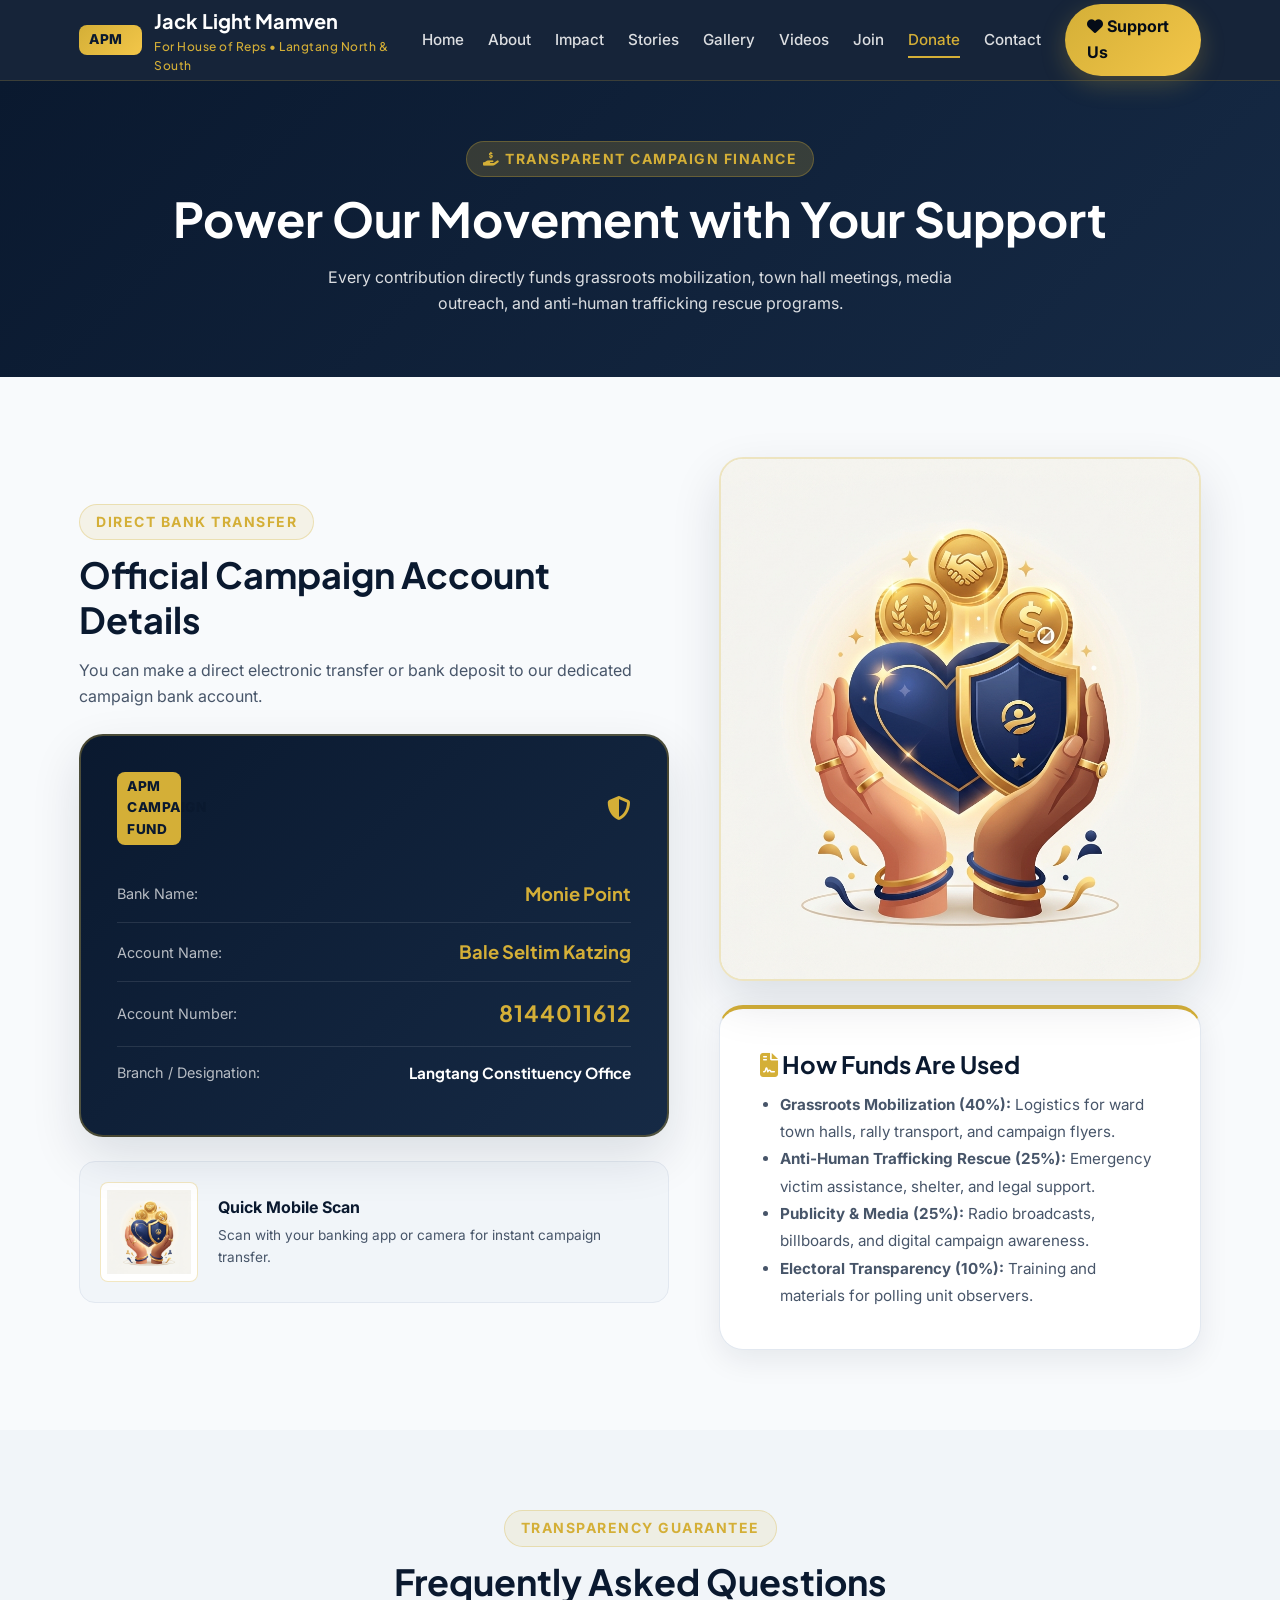
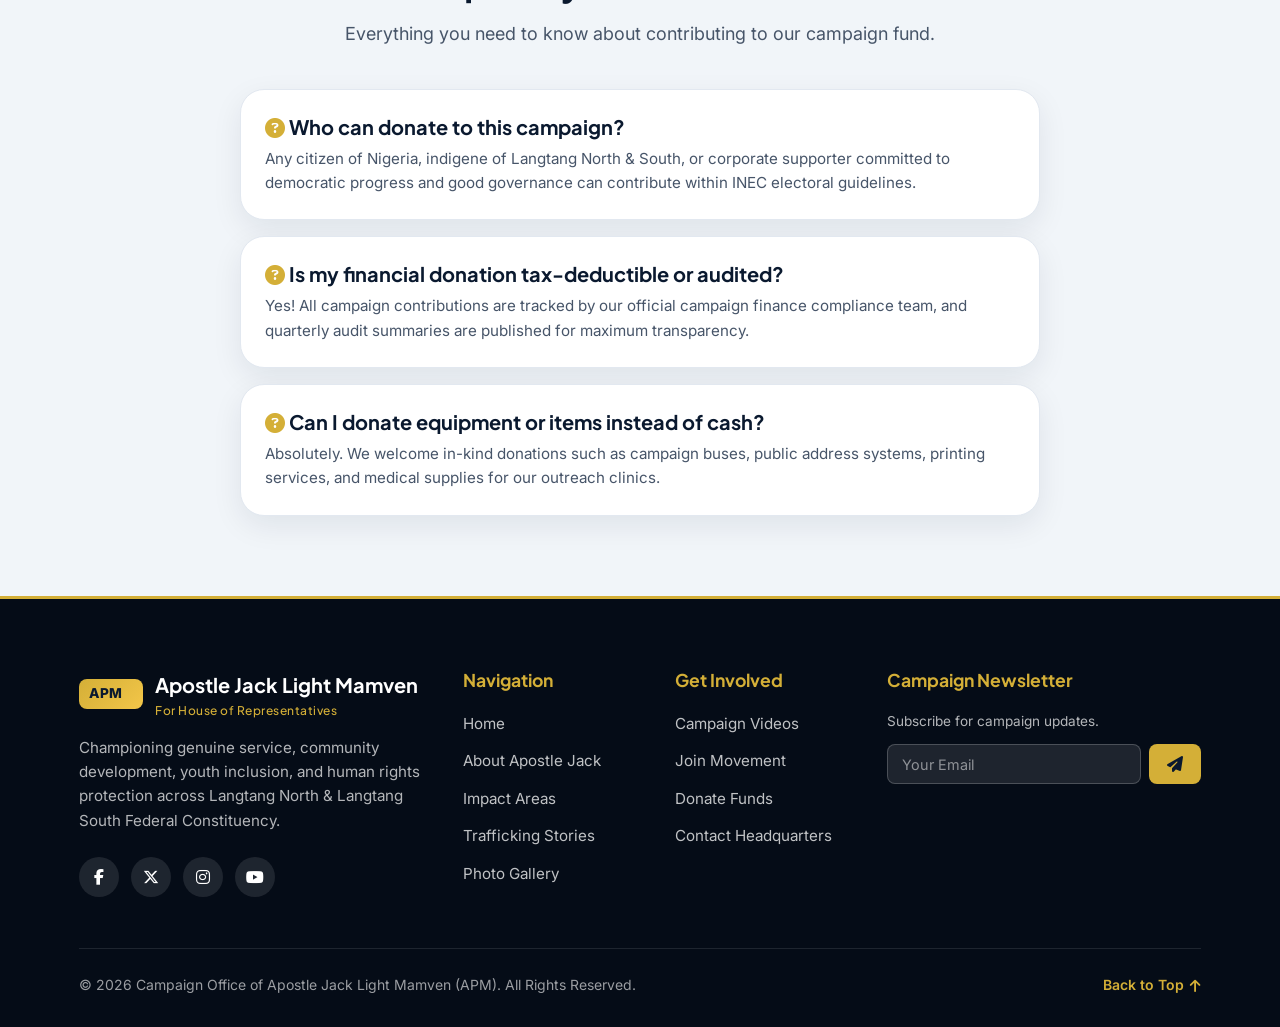
<file: donate.html>
<!DOCTYPE html>
<html lang="en">
<head>
  <meta charset="UTF-8">
  <meta name="viewport" content="width=device-width, initial-scale=1.0">
  <meta name="description" content="Support Apostle Jack Light Mamven's Campaign for House of Representatives in Langtang North & South. Transparent, accountable campaign funding.">
  <title>Donate to Campaign | Apostle Jack Light Mamven</title>
  
  <!-- Google Fonts & Icons -->
  <link rel="preconnect" href="https://fonts.googleapis.com">
  <link rel="preconnect" href="https://fonts.gstatic.com" crossorigin>
  <link href="https://fonts.googleapis.com/css2?family=Inter:wght@400;500;600;700&family=Plus+Jakarta+Sans:wght@600;700;800&display=swap" rel="stylesheet">
  <link rel="stylesheet" href="https://cdnjs.cloudflare.com/ajax/libs/font-awesome/6.4.0/css/all.min.css">
  
  <!-- Main Stylesheets -->
  <link rel="stylesheet" href="css/style.css">
  <link rel="stylesheet" href="css/responsive.css">
</head>
<body>

  <!-- ==========================================================================
       HEADER & NAVIGATION SECTION
       ========================================================================== -->
  <header class="site-header" id="header">
    <div class="container navbar">
      <a href="index.html" class="logo-container" aria-label="Apostle Jack Light Mamven Homepage">
        <span class="party-badge">APM</span>
        <div class="candidate-name">
          <span>Jack Light Mamven</span>
          <span class="candidate-title">For House of Reps • Langtang North & South</span>
        </div>
      </a>

      <!-- Pure CSS Mobile Hamburger Toggle Input -->
      <input type="checkbox" id="nav-toggle" class="nav-toggle-input" aria-label="Toggle Navigation Menu">
      <label for="nav-toggle" class="nav-toggle-label">
        <span></span>
        <span></span>
        <span></span>
      </label>

      <!-- Navigation Links -->
      <nav class="nav-menu" role="navigation">
        <a href="index.html" class="nav-link">Home</a>
        <a href="about.html" class="nav-link">About</a>
        <a href="impact.html" class="nav-link">Impact</a>
        <a href="trafficking-stories.html" class="nav-link">Stories</a>
        <a href="gallery.html" class="nav-link">Gallery</a>
        <a href="videos.html" class="nav-link">Videos</a>
        <a href="join.html" class="nav-link">Join</a>
        <a href="donate.html" class="nav-link active">Donate</a>
        <a href="contact.html" class="nav-link">Contact</a>
        <a href="donate.html" class="nav-cta-btn"><i class="fa-solid fa-heart"></i> Support Us</a>
      </nav>
    </div>
  </header>

  <main>
    <!-- ==========================================================================
         PAGE HERO BANNER
         ========================================================================== -->
    <section style="background: linear-gradient(135deg, #0a192f 0%, #162a45 100%); color: var(--white); padding: 60px 0; text-align: center;">
      <div class="container">
        <span class="section-tag" style="background: rgba(212,175,55,0.2); color: var(--accent);"><i class="fa-solid fa-hand-holding-dollar"></i> Transparent Campaign Finance</span>
        <h1 style="color: var(--white); margin-bottom: 16px;">Power Our Movement with Your Support</h1>
        <p style="color: rgba(255,255,255,0.85); max-width: 650px; margin: 0 auto;">
          Every contribution directly funds grassroots mobilization, town hall meetings, media outreach, and anti-human trafficking rescue programs.
        </p>
      </div>
    </section>

    <!-- ==========================================================================
         DONATION DETAILS & BANK ACCOUNT CARD
         ========================================================================== -->
    <section class="section-padding" aria-label="Donation Payment Details">
      <div class="container">
        <div class="hero-grid" style="align-items: center;">

          <!-- Left Column: Bank Details & QR Code -->
          <div>
            <span class="section-tag">Direct Bank Transfer</span>
            <h2 class="section-title">Official Campaign Account Details</h2>
            <p style="color: var(--text-muted); margin-bottom: 24px;">
              You can make a direct electronic transfer or bank deposit to our dedicated campaign bank account.
            </p>

            <div class="bank-card">
              <div style="display: flex; justify-content: space-between; align-items: center; margin-bottom: 20px;">
                <span class="party-badge" style="background: var(--accent); color: var(--primary);">APM CAMPAIGN FUND</span>
                <i class="fa-solid fa-shield-halved" style="color: var(--accent); font-size: 1.5rem;"></i>
              </div>

              <!-- Bank Name Placeholder -->
              <div class="bank-row">
                <!-- Replace with official bank name -->
                <span class="bank-label">Bank Name:</span>
                <span class="bank-value">Monie Point</span>
              </div>

              <!-- Account Name Placeholder -->
              <div class="bank-row">
                <!-- Replace with official account name -->
                <span class="bank-label">Account Name:</span>
                <span class="bank-value">Bale Seltim Katzing</span>
              </div>

              <!-- Account Number Placeholder -->
              <div class="bank-row">
                <!-- Replace with official account number -->
                <span class="bank-label">Account Number:</span>
                <span class="bank-value" style="font-size: 1.4rem; letter-spacing: 1px;">8144011612</span>
              </div>

              <div class="bank-row">
                <span class="bank-label">Branch / Designation:</span>
                <span class="bank-value" style="font-size: 0.95rem; color: var(--white);">Langtang Constituency Office</span>
              </div>
            </div>

            <!-- QR Code Scan Box -->
            <div style="display: flex; gap: 20px; align-items: center; margin-top: 24px; background: var(--bg-subtle); padding: 20px; border-radius: var(--radius-md); border: 1px solid var(--border-color);">
              <div style="width: 100px; height: 100px; background: var(--white); padding: 6px; border-radius: var(--radius-sm); border: 1px solid var(--border-gold);">
                <!-- Replace with official QR Code image -->
                <img src="images/qr-placeholder.png" alt="Scan to donate via Mobile Banking QR Code" style="width: 100%; height: 100%; object-fit: contain;">
              </div>
              <div>
                <strong style="color: var(--primary); display: block; margin-bottom: 4px;">Quick Mobile Scan</strong>
                <p style="font-size: 0.85rem; color: var(--text-muted);">Scan with your banking app or camera for instant campaign transfer.</p>
              </div>
            </div>
          </div>

          <!-- Right Column: AI Illustration & Transparency Commitment -->
          <div>
            <div class="hero-image-frame" style="margin-bottom: 24px;">
              <!-- Replace with official campaign image -->
              <img src="images/donation-illustration-placeholder.jpg" alt="3D illustration of campaign donation hands holding heart and shield">
            </div>

            <div class="form-card" style="border-top: 4px solid var(--accent);">
              <h3 style="color: var(--primary); margin-bottom: 12px;"><i class="fa-solid fa-file-contract" style="color: var(--accent);"></i> How Funds Are Used</h3>
              <ul style="color: var(--text-muted); font-size: 0.95rem; line-height: 1.8; list-style-type: disc; padding-left: 20px;">
                <li><strong>Grassroots Mobilization (40%):</strong> Logistics for ward town halls, rally transport, and campaign flyers.</li>
                <li><strong>Anti-Human Trafficking Rescue (25%):</strong> Emergency victim assistance, shelter, and legal support.</li>
                <li><strong>Publicity & Media (25%):</strong> Radio broadcasts, billboards, and digital campaign awareness.</li>
                <li><strong>Electoral Transparency (10%):</strong> Training and materials for polling unit observers.</li>
              </ul>
            </div>
          </div>

        </div>
      </div>
    </section>

    <!-- ==========================================================================
         FREQUENTLY ASKED QUESTIONS (DONATION FAQ)
         ========================================================================== -->
    <section class="section-padding" style="background-color: var(--bg-subtle);" aria-label="Campaign Donation FAQ">
      <div class="container">
        <div class="text-center">
          <span class="section-tag">Transparency Guarantee</span>
          <h2 class="section-title">Frequently Asked Questions</h2>
          <p class="section-subtitle">Everything you need to know about contributing to our campaign fund.</p>
        </div>

        <div style="max-width: 800px; margin: 0 auto; display: flex; flex-direction: column; gap: 16px;">
          <!-- FAQ Item 1 -->
          <div class="form-card" style="padding: 24px;">
            <h4 style="color: var(--primary); margin-bottom: 8px;"><i class="fa-solid fa-circle-question" style="color: var(--accent);"></i> Who can donate to this campaign?</h4>
            <p style="color: var(--text-muted); font-size: 0.95rem;">
              Any citizen of Nigeria, indigene of Langtang North & South, or corporate supporter committed to democratic progress and good governance can contribute within INEC electoral guidelines.
            </p>
          </div>

          <!-- FAQ Item 2 -->
          <div class="form-card" style="padding: 24px;">
            <h4 style="color: var(--primary); margin-bottom: 8px;"><i class="fa-solid fa-circle-question" style="color: var(--accent);"></i> Is my financial donation tax-deductible or audited?</h4>
            <p style="color: var(--text-muted); font-size: 0.95rem;">
              Yes! All campaign contributions are tracked by our official campaign finance compliance team, and quarterly audit summaries are published for maximum transparency.
            </p>
          </div>

          <!-- FAQ Item 3 -->
          <div class="form-card" style="padding: 24px;">
            <h4 style="color: var(--primary); margin-bottom: 8px;"><i class="fa-solid fa-circle-question" style="color: var(--accent);"></i> Can I donate equipment or items instead of cash?</h4>
            <p style="color: var(--text-muted); font-size: 0.95rem;">
              Absolutely. We welcome in-kind donations such as campaign buses, public address systems, printing services, and medical supplies for our outreach clinics.
            </p>
          </div>
        </div>
      </div>
    </section>
  </main>

  <!-- ==========================================================================
       FOOTER SECTION
       ========================================================================== -->
  <footer class="site-footer">
    <div class="container">
      <div class="footer-grid">
        <div class="footer-brand">
          <a href="index.html" class="logo-container">
            <span class="party-badge">APM</span>
            <div class="candidate-name">
              <span>Apostle Jack Light Mamven</span>
              <span class="candidate-title">For House of Representatives</span>
            </div>
          </a>
          <p>Championing genuine service, community development, youth inclusion, and human rights protection across Langtang North & Langtang South Federal Constituency.</p>
          <div class="social-links">
            <a href="#" class="social-icon" aria-label="Facebook"><i class="fa-brands fa-facebook-f"></i></a>
            <a href="#" class="social-icon" aria-label="Twitter X"><i class="fa-brands fa-x-twitter"></i></a>
            <a href="#" class="social-icon" aria-label="Instagram"><i class="fa-brands fa-instagram"></i></a>
            <a href="#" class="social-icon" aria-label="YouTube"><i class="fa-brands fa-youtube"></i></a>
          </div>
        </div>

        <div>
          <h3 class="footer-title">Navigation</h3>
          <ul class="footer-links">
            <li><a href="index.html">Home</a></li>
            <li><a href="about.html">About Apostle Jack</a></li>
            <li><a href="impact.html">Impact Areas</a></li>
            <li><a href="trafficking-stories.html">Trafficking Stories</a></li>
            <li><a href="gallery.html">Photo Gallery</a></li>
          </ul>
        </div>

        <div>
          <h3 class="footer-title">Get Involved</h3>
          <ul class="footer-links">
            <li><a href="videos.html">Campaign Videos</a></li>
            <li><a href="join.html">Join Movement</a></li>
            <li><a href="donate.html">Donate Funds</a></li>
            <li><a href="contact.html">Contact Headquarters</a></li>
          </ul>
        </div>

        <div>
          <h3 class="footer-title">Campaign Newsletter</h3>
          <p style="font-size: 0.85rem; color: rgba(255,255,255,0.7); margin-bottom: 12px;">Subscribe for campaign updates.</p>
          <form class="newsletter-form" action="#" method="POST" onsubmit="event.preventDefault(); alert('Thank you for subscribing!');">
            <input type="email" class="newsletter-input" placeholder="Your Email" required aria-label="Email Address">
            <button type="submit" class="newsletter-btn"><i class="fa-solid fa-paper-plane"></i></button>
          </form>
        </div>
      </div>

      <div class="footer-bottom">
        <p>&copy; 2026 Campaign Office of Apostle Jack Light Mamven (APM). All Rights Reserved.</p>
        <a href="#header" class="back-to-top">Back to Top <i class="fa-solid fa-arrow-up"></i></a>
      </div>
    </div>
  </footer>

</body>
</html>
</file>
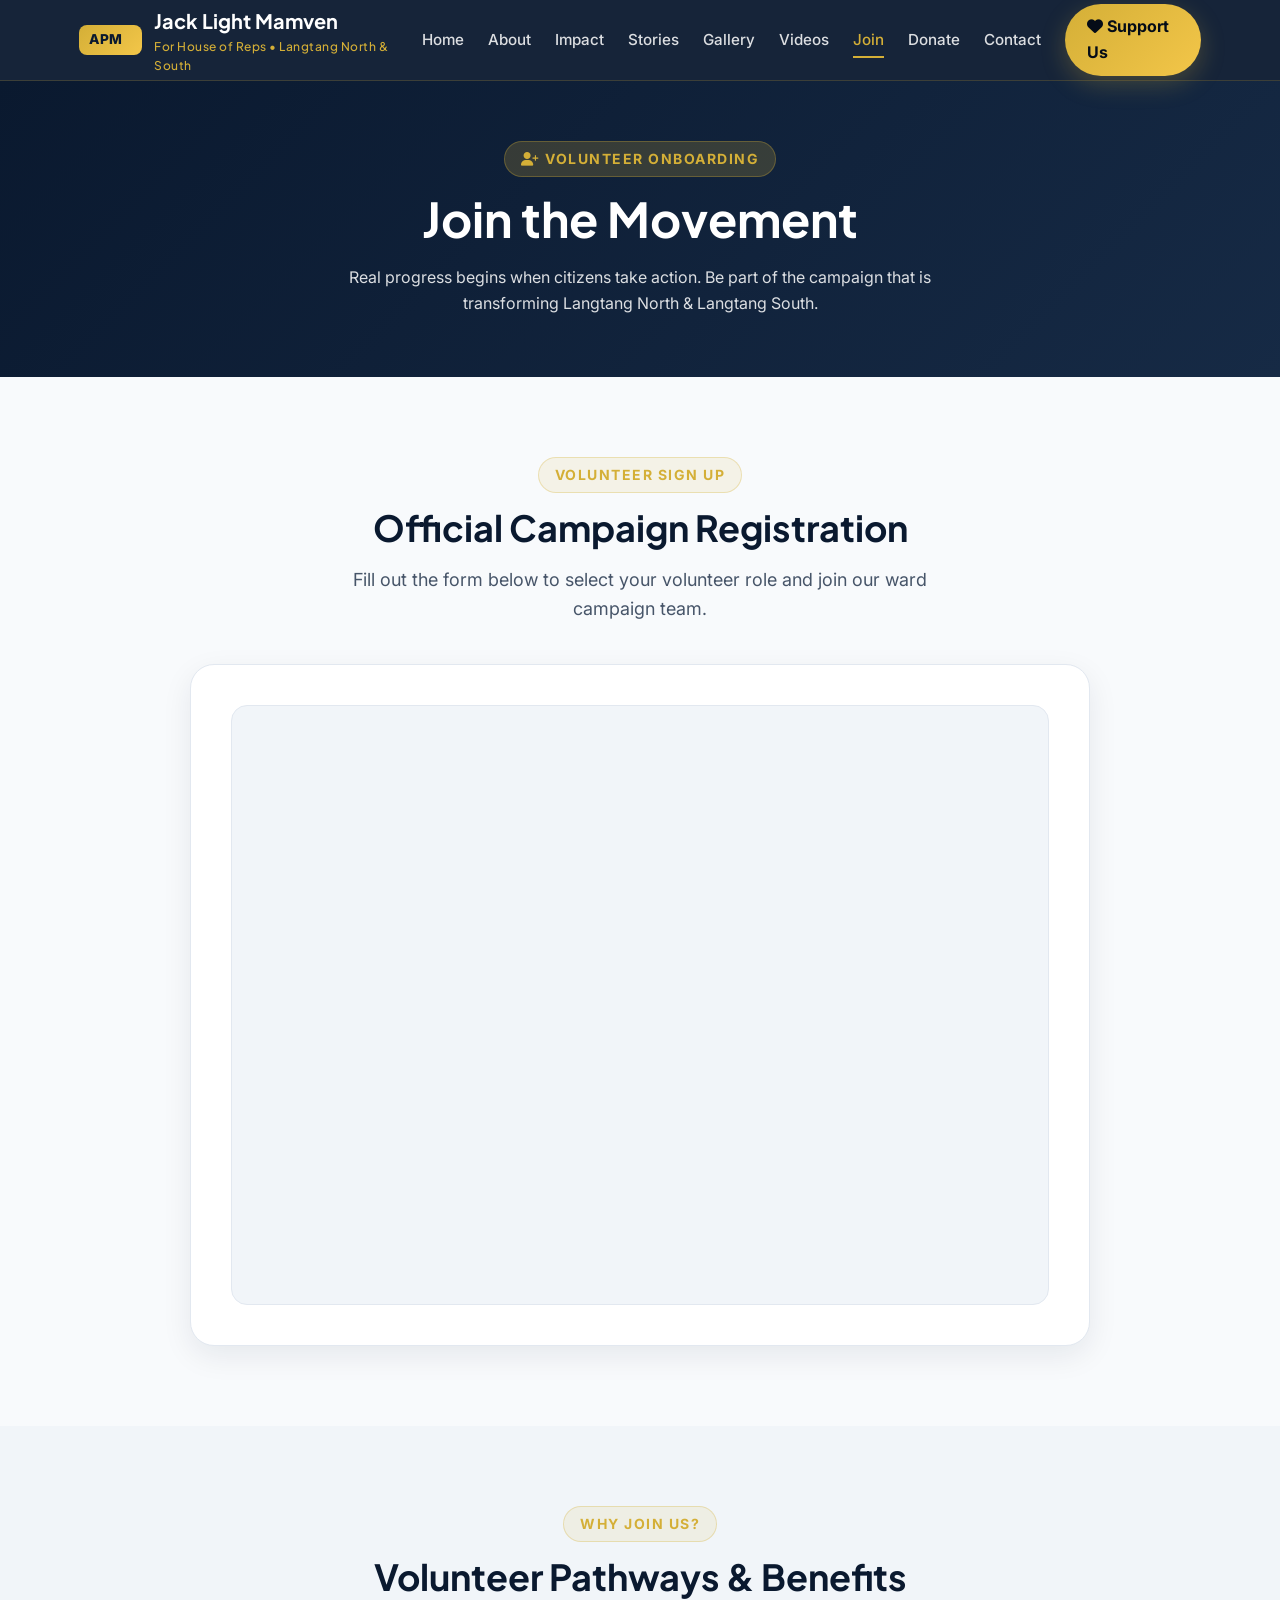
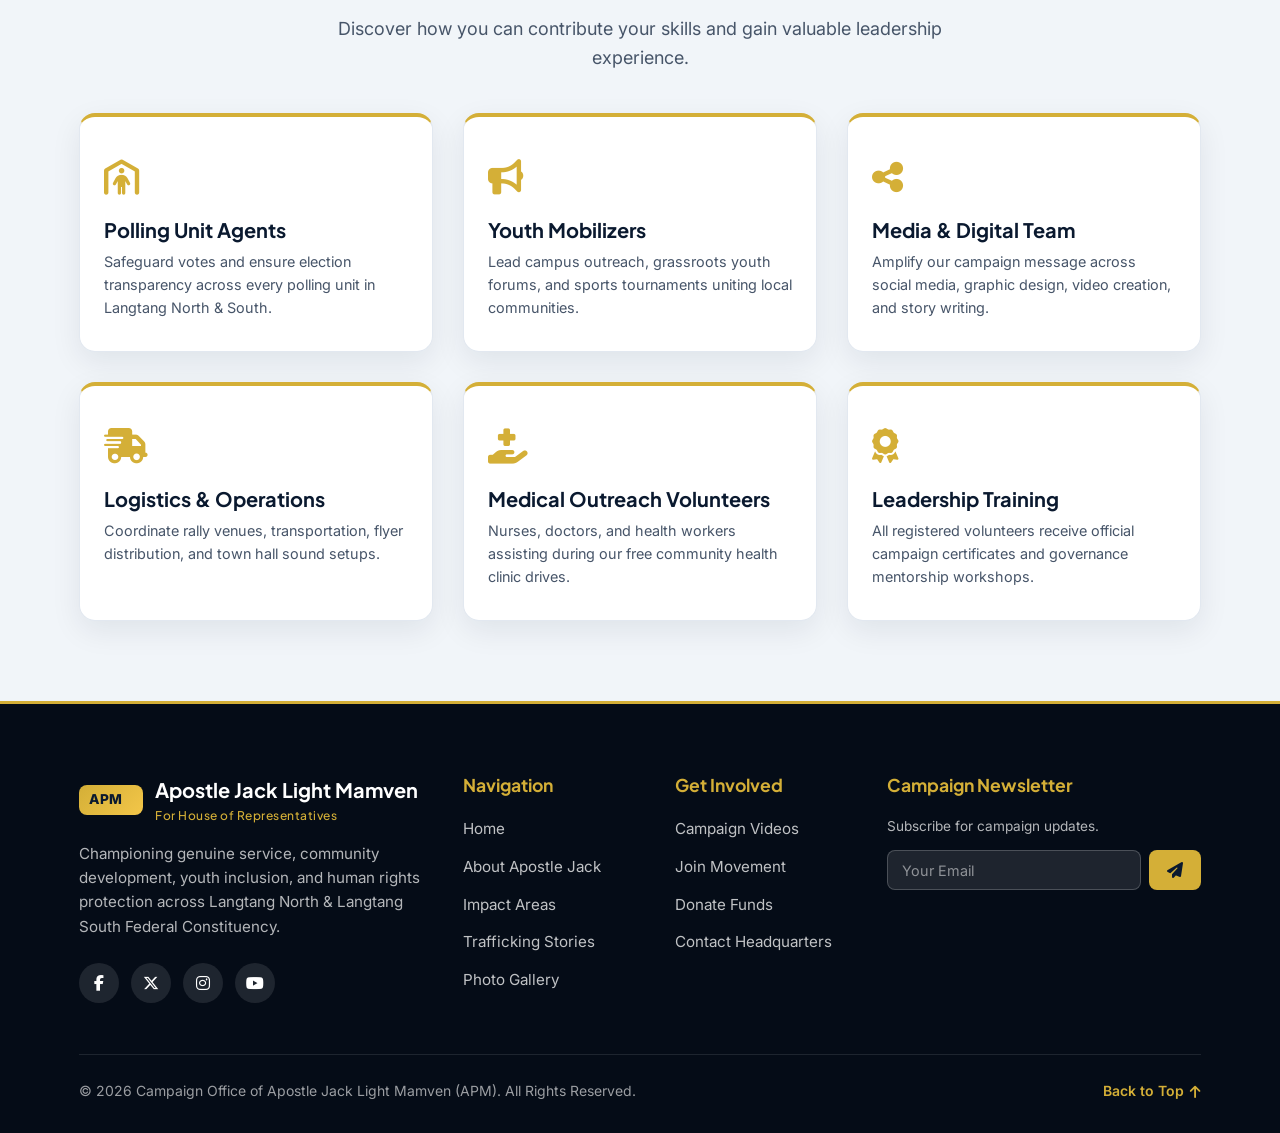
<file: join.html>
<!DOCTYPE html>
<html lang="en">
<head>
  <meta charset="UTF-8">
  <meta name="viewport" content="width=device-width, initial-scale=1.0">
  <meta name="description" content="Join Apostle Jack Light Mamven's Campaign Movement for House of Representatives in Langtang North & South. Volunteer, mobilize, and stand for change.">
  <title>Join The Movement | Apostle Jack Light Mamven Campaign</title>
  
  <!-- Google Fonts & Icons -->
  <link rel="preconnect" href="https://fonts.googleapis.com">
  <link rel="preconnect" href="https://fonts.gstatic.com" crossorigin>
  <link href="https://fonts.googleapis.com/css2?family=Inter:wght@400;500;600;700&family=Plus+Jakarta+Sans:wght@600;700;800&display=swap" rel="stylesheet">
  <link rel="stylesheet" href="https://cdnjs.cloudflare.com/ajax/libs/font-awesome/6.4.0/css/all.min.css">
  
  <!-- Main Stylesheets -->
  <link rel="stylesheet" href="css/style.css">
  <link rel="stylesheet" href="css/responsive.css">
</head>
<body>

  <!-- 
       HEADER & NAVIGATION SECTION
        -->
  <header class="site-header" id="header">
    <div class="container navbar">
      <a href="index.html" class="logo-container" aria-label="Apostle Jack Light Mamven Homepage">
        <span class="party-badge">APM</span>
        <div class="candidate-name">
          <span>Jack Light Mamven</span>
          <span class="candidate-title">For House of Reps • Langtang North & South</span>
        </div>
      </a>

      <!-- Pure CSS Mobile Hamburger Toggle Input -->
      <input type="checkbox" id="nav-toggle" class="nav-toggle-input" aria-label="Toggle Navigation Menu">
      <label for="nav-toggle" class="nav-toggle-label">
        <span></span>
        <span></span>
        <span></span>
      </label>

      <!-- Navigation Links -->
      <nav class="nav-menu" role="navigation">
        <a href="index.html" class="nav-link">Home</a>
        <a href="about.html" class="nav-link">About</a>
        <a href="impact.html" class="nav-link">Impact</a>
        <a href="trafficking-stories.html" class="nav-link">Stories</a>
        <a href="gallery.html" class="nav-link">Gallery</a>
        <a href="videos.html" class="nav-link">Videos</a>
        <a href="join.html" class="nav-link active">Join</a>
        <a href="donate.html" class="nav-link">Donate</a>
        <a href="contact.html" class="nav-link">Contact</a>
        <a href="donate.html" class="nav-cta-btn"><i class="fa-solid fa-heart"></i> Support Us</a>
      </nav>
    </div>
  </header>

  <main>
    <!-- 
         PAGE HERO BANNER
          -->
    <section style="background: linear-gradient(135deg, #0a192f 0%, #162a45 100%); color: var(--white); padding: 60px 0; text-align: center;">
      <div class="container">
        <span class="section-tag" style="background: rgba(212,175,55,0.2); color: var(--accent);"><i class="fa-solid fa-user-plus"></i> Volunteer Onboarding</span>
        <h1 style="color: var(--white); margin-bottom: 16px;">Join the Movement</h1>
        <p style="color: rgba(255,255,255,0.85); max-width: 650px; margin: 0 auto;">
          Real progress begins when citizens take action. Be part of the campaign that is transforming Langtang North & Langtang South.
        </p>
      </div>
    </section>

    <!-- 
         GOOGLE FORM EMBED SECTION
          -->
    <section class="section-padding" aria-label="Volunteer Registration Form">
      <div class="container">
        <div class="text-center">
          <span class="section-tag">Volunteer Sign Up</span>
          <h2 class="section-title">Official Campaign Registration</h2>
          <p class="section-subtitle">Fill out the form below to select your volunteer role and join our ward campaign team.</p>
        </div>

        <div class="form-card" style="max-width: 900px; margin: 0 auto;">
          <!-- 
               GOOGLE FORM IFRAME PLACEHOLDER
              
               -->
          <!-- Replace with official Google Form link -->
          <div class="iframe-container">
            <iframe src="https://forms.gle/aiDrt9xpNs8CMpSf6" title="Campaign Volunteer Registration Form">
              <p>Your browser does not support embedded frames. <a href="contact.html">Contact us directly to volunteer.</a></p>
            </iframe>
          </div>
        </div>
      </div>
    </section>

    <!-- 
         BENEFITS & VOLUNTEER OPPORTUNITIES SECTION
          -->
    <section class="section-padding" style="background-color: var(--bg-subtle);" aria-label="Volunteer Benefits and Roles">
      <div class="container">
        <div class="text-center">
          <span class="section-tag">Why Join Us?</span>
          <h2 class="section-title">Volunteer Pathways & Benefits</h2>
          <p class="section-subtitle">Discover how you can contribute your skills and gain valuable leadership experience.</p>
        </div>

        <div class="card-grid-3">
          <!-- Role 1 -->
          <div class="stat-card" style="text-align: left;">
            <div class="stat-icon"><i class="fa-solid fa-person-shelter"></i></div>
            <h4 style="color: var(--primary); margin-bottom: 8px;">Polling Unit Agents</h4>
            <p style="font-size: 0.9rem; color: var(--text-muted);">Safeguard votes and ensure election transparency across every polling unit in Langtang North & South.</p>
          </div>

          <!-- Role 2 -->
          <div class="stat-card" style="text-align: left;">
            <div class="stat-icon"><i class="fa-solid fa-bullhorn"></i></div>
            <h4 style="color: var(--primary); margin-bottom: 8px;">Youth Mobilizers</h4>
            <p style="font-size: 0.9rem; color: var(--text-muted);">Lead campus outreach, grassroots youth forums, and sports tournaments uniting local communities.</p>
          </div>

          <!-- Role 3 -->
          <div class="stat-card" style="text-align: left;">
            <div class="stat-icon"><i class="fa-solid fa-share-nodes"></i></div>
            <h4 style="color: var(--primary); margin-bottom: 8px;">Media & Digital Team</h4>
            <p style="font-size: 0.9rem; color: var(--text-muted);">Amplify our campaign message across social media, graphic design, video creation, and story writing.</p>
          </div>

          <!-- Role 4 -->
          <div class="stat-card" style="text-align: left;">
            <div class="stat-icon"><i class="fa-solid fa-truck-fast"></i></div>
            <h4 style="color: var(--primary); margin-bottom: 8px;">Logistics & Operations</h4>
            <p style="font-size: 0.9rem; color: var(--text-muted);">Coordinate rally venues, transportation, flyer distribution, and town hall sound setups.</p>
          </div>

          <!-- Role 5 -->
          <div class="stat-card" style="text-align: left;">
            <div class="stat-icon"><i class="fa-solid fa-hand-holding-medical"></i></div>
            <h4 style="color: var(--primary); margin-bottom: 8px;">Medical Outreach Volunteers</h4>
            <p style="font-size: 0.9rem; color: var(--text-muted);">Nurses, doctors, and health workers assisting during our free community health clinic drives.</p>
          </div>

          <!-- Role 6 -->
          <div class="stat-card" style="text-align: left;">
            <div class="stat-icon"><i class="fa-solid fa-award"></i></div>
            <h4 style="color: var(--primary); margin-bottom: 8px;">Leadership Training</h4>
            <p style="font-size: 0.9rem; color: var(--text-muted);">All registered volunteers receive official campaign certificates and governance mentorship workshops.</p>
          </div>
        </div>
      </div>
    </section>
  </main>

  <!-- 
       FOOTER SECTION
        -->
  <footer class="site-footer">
    <div class="container">
      <div class="footer-grid">
        <div class="footer-brand">
          <a href="index.html" class="logo-container">
            <span class="party-badge">APM</span>
            <div class="candidate-name">
              <span>Apostle Jack Light Mamven</span>
              <span class="candidate-title">For House of Representatives</span>
            </div>
          </a>
          <p>Championing genuine service, community development, youth inclusion, and human rights protection across Langtang North & Langtang South Federal Constituency.</p>
          <div class="social-links">
            <a href="#" class="social-icon" aria-label="Facebook"><i class="fa-brands fa-facebook-f"></i></a>
            <a href="#" class="social-icon" aria-label="Twitter X"><i class="fa-brands fa-x-twitter"></i></a>
            <a href="#" class="social-icon" aria-label="Instagram"><i class="fa-brands fa-instagram"></i></a>
            <a href="#" class="social-icon" aria-label="YouTube"><i class="fa-brands fa-youtube"></i></a>
          </div>
        </div>

        <div>
          <h3 class="footer-title">Navigation</h3>
          <ul class="footer-links">
            <li><a href="index.html">Home</a></li>
            <li><a href="about.html">About Apostle Jack</a></li>
            <li><a href="impact.html">Impact Areas</a></li>
            <li><a href="trafficking-stories.html">Trafficking Stories</a></li>
            <li><a href="gallery.html">Photo Gallery</a></li>
          </ul>
        </div>

        <div>
          <h3 class="footer-title">Get Involved</h3>
          <ul class="footer-links">
            <li><a href="videos.html">Campaign Videos</a></li>
            <li><a href="join.html">Join Movement</a></li>
            <li><a href="donate.html">Donate Funds</a></li>
            <li><a href="contact.html">Contact Headquarters</a></li>
          </ul>
        </div>

        <div>
          <h3 class="footer-title">Campaign Newsletter</h3>
          <p style="font-size: 0.85rem; color: rgba(255,255,255,0.7); margin-bottom: 12px;">Subscribe for campaign updates.</p>
          <form class="newsletter-form" action="#" method="POST" onsubmit="event.preventDefault(); alert('Thank you for subscribing!');">
            <input type="email" class="newsletter-input" placeholder="Your Email" required aria-label="Email Address">
            <button type="submit" class="newsletter-btn"><i class="fa-solid fa-paper-plane"></i></button>
          </form>
        </div>
      </div>

      <div class="footer-bottom">
        <p>&copy; 2026 Campaign Office of Apostle Jack Light Mamven (APM). All Rights Reserved.</p>
        <a href="#header" class="back-to-top">Back to Top <i class="fa-solid fa-arrow-up"></i></a>
      </div>
    </div>
  </footer>

</body>
</html>
</file>
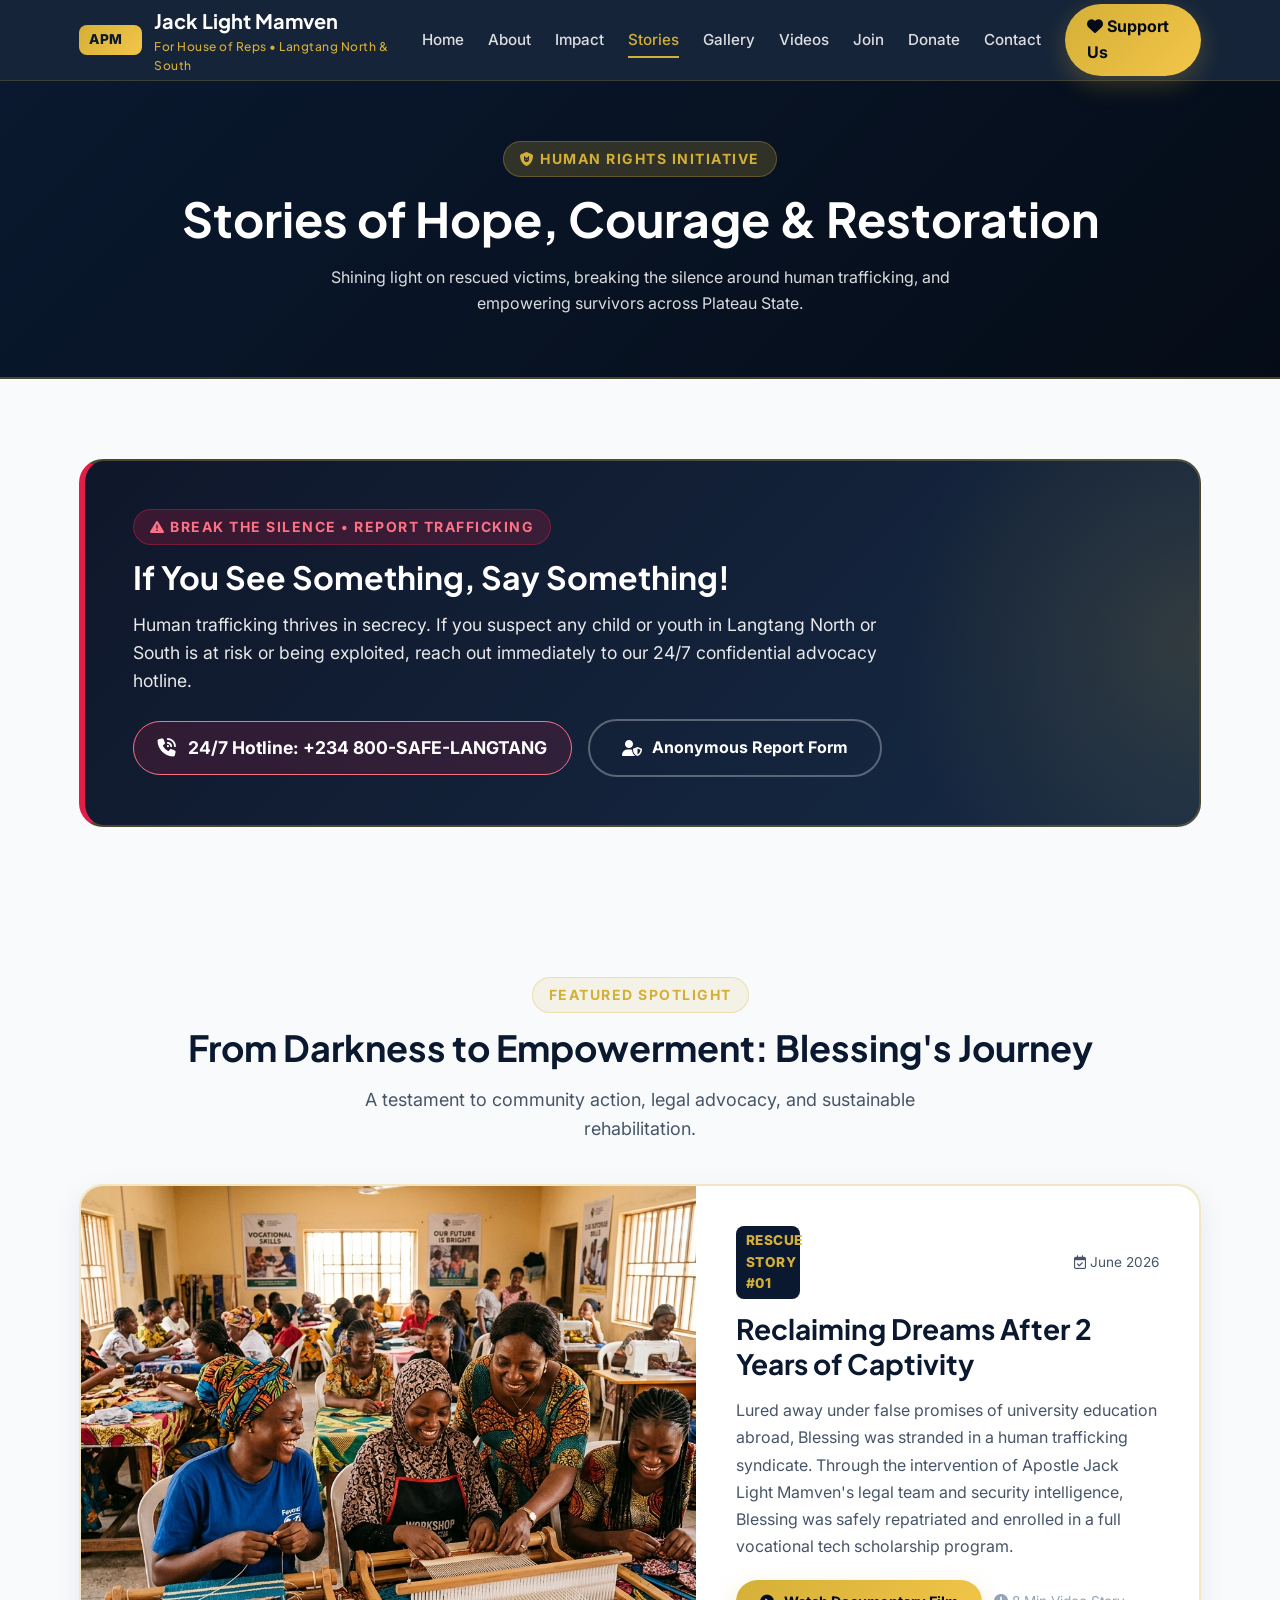
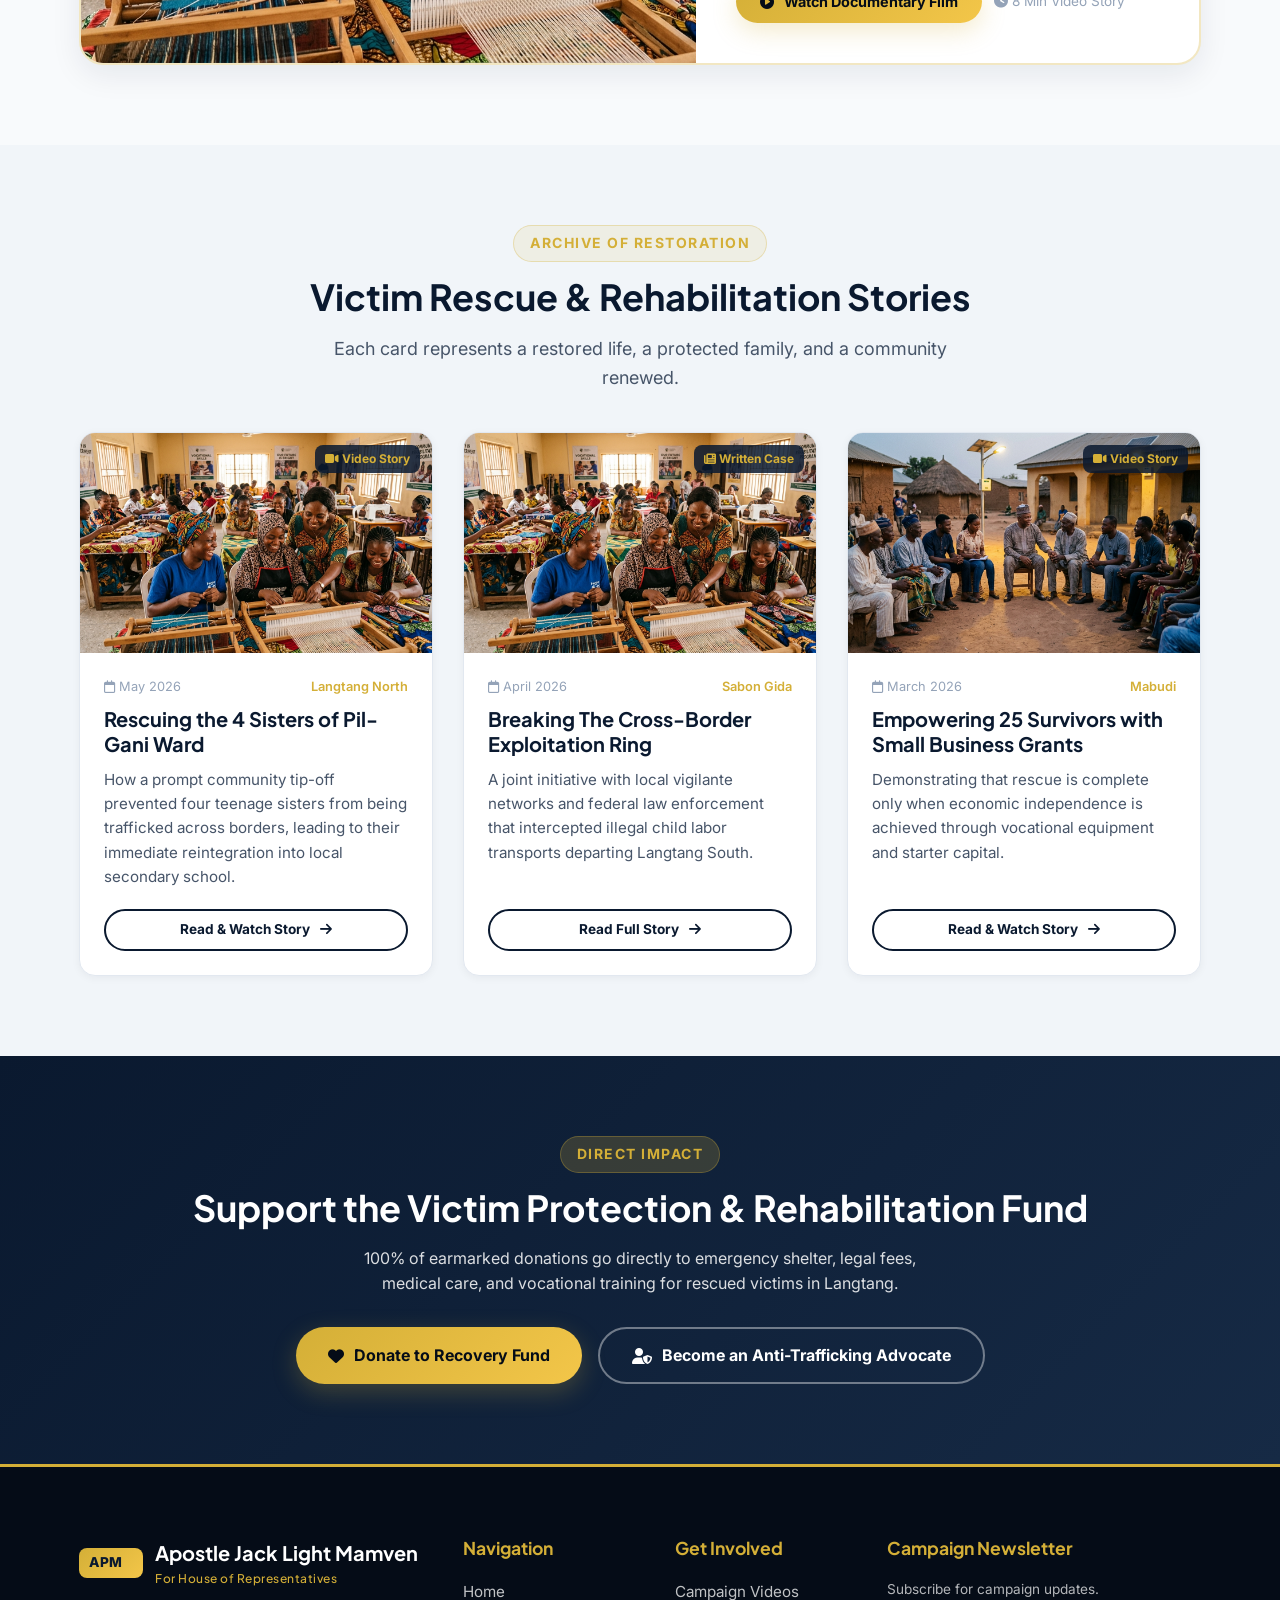
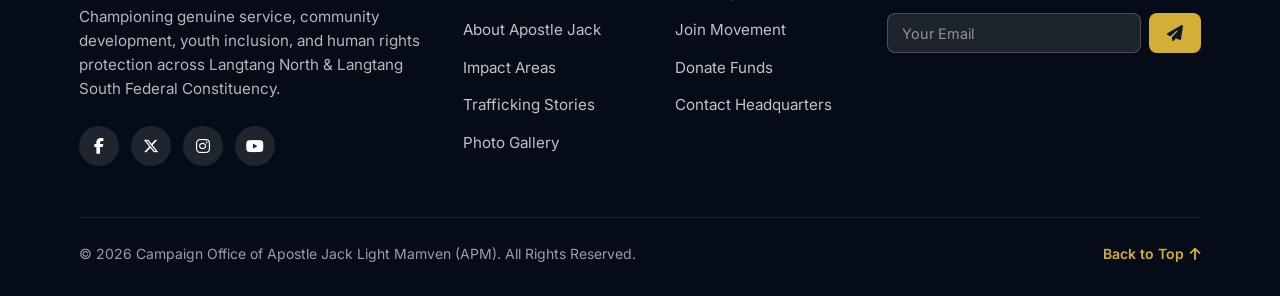
<file: trafficking-stories.html>
<!DOCTYPE html>
<html lang="en">
<head>
  <meta charset="UTF-8">
  <meta name="viewport" content="width=device-width, initial-scale=1.0">
  <meta name="description" content="Victim Rescue Stories, Awareness, and Prevention Initiatives by Apostle Jack Light Mamven - Fighting Human Trafficking in Langtang North & South.">
  <title>Human Trafficking Rescue Stories | Apostle Jack Light Mamven</title>
  
  <!-- Google Fonts & Icons -->
  <link rel="preconnect" href="https://fonts.googleapis.com">
  <link rel="preconnect" href="https://fonts.gstatic.com" crossorigin>
  <link href="https://fonts.googleapis.com/css2?family=Inter:wght@400;500;600;700&family=Plus+Jakarta+Sans:wght@600;700;800&display=swap" rel="stylesheet">
  <link rel="stylesheet" href="https://cdnjs.cloudflare.com/ajax/libs/font-awesome/6.4.0/css/all.min.css">
  
  <!-- Main Stylesheets -->
  <link rel="stylesheet" href="css/style.css">
  <link rel="stylesheet" href="css/responsive.css">
</head>
<body>

  <!-- ==========================================================================
       HEADER & NAVIGATION SECTION
       ========================================================================== -->
  <header class="site-header" id="header">
    <div class="container navbar">
      <a href="blueSuitIMG.jpg" class="logo-container" aria-label="Apostle Jack Light Mamven Homepage">
        <span class="party-badge">APM</span>
        <div class="candidate-name">
          <span>Jack Light Mamven</span>
          <span class="candidate-title">For House of Reps • Langtang North & South</span>
        </div>
      </a>

      <!-- Pure CSS Mobile Hamburger Toggle Input -->
      <input type="checkbox" id="nav-toggle" class="nav-toggle-input" aria-label="Toggle Navigation Menu">
      <label for="nav-toggle" class="nav-toggle-label">
        <span></span>
        <span></span>
        <span></span>
      </label>

      <!-- Navigation Links -->
      <nav class="nav-menu" role="navigation">
        <a href="index.html" class="nav-link">Home</a>
        <a href="about.html" class="nav-link">About</a>
        <a href="impact.html" class="nav-link">Impact</a>
        <a href="trafficking-stories.html" class="nav-link active">Stories</a>
        <a href="gallery.html" class="nav-link">Gallery</a>
        <a href="videos.html" class="nav-link">Videos</a>
        <a href="join.html" class="nav-link">Join</a>
        <a href="donate.html" class="nav-link">Donate</a>
        <a href="contact.html" class="nav-link">Contact</a>
        <a href="donate.html" class="nav-cta-btn"><i class="fa-solid fa-heart"></i> Support Us</a>
      </nav>
    </div>
  </header>

  <main>
    <!-- ==========================================================================
         PAGE HERO BANNER
         ========================================================================== -->
    <section style="background: linear-gradient(135deg, #0a192f 0%, #050c17 100%); color: var(--white); padding: 60px 0; text-align: center; border-bottom: 2px solid var(--border-gold);">
      <div class="container">
        <span class="section-tag" style="background: rgba(212,175,55,0.2); color: var(--accent);"><i class="fa-solid fa-shield-cat"></i> Human Rights Initiative</span>
        <h1 style="color: var(--white); margin-bottom: 16px;">Stories of Hope, Courage & Restoration</h1>
        <p style="color: rgba(255,255,255,0.85); max-width: 700px; margin: 0 auto;">
          Shining light on rescued victims, breaking the silence around human trafficking, and empowering survivors across Plateau State.
        </p>
      </div>
    </section>

    <!-- ==========================================================================
         AWARENESS & REPORTING BANNER
         ========================================================================== -->
    <section class="section-padding" style="padding-bottom: 20px;" aria-label="Anti-Trafficking Reporting Banner">
      <div class="container">
        <div class="awareness-banner" style="background: linear-gradient(135deg, #0f172a 0%, #162a45 100%); border-left: 6px solid #e11d48;">
          <div class="awareness-banner-content">
            <span class="section-tag" style="background: rgba(225, 29, 72, 0.2); color: #fb7185; border-color: rgba(225, 29, 72, 0.4);">
              <i class="fa-solid fa-triangle-exclamation"></i> Break The Silence • Report Trafficking
            </span>
            <h3 style="color: var(--white);">If You See Something, Say Something!</h3>
            <p>
              Human trafficking thrives in secrecy. If you suspect any child or youth in Langtang North or South is at risk or being exploited, reach out immediately to our 24/7 confidential advocacy hotline.
            </p>
            <div style="display: flex; gap: 16px; flex-wrap: wrap; align-items: center;">
              <div class="awareness-hotline" style="border-color: #fb7185; background: rgba(225, 29, 72, 0.15);">
                <i class="fa-solid fa-phone-volume"></i> 24/7 Hotline: +234 800-SAFE-LANGTANG
              </div>
              <a href="contact.html" class="btn btn-secondary" style="border-color: rgba(255,255,255,0.3);"><i class="fa-solid fa-user-shield"></i> Anonymous Report Form</a>
            </div>
          </div>
        </div>
      </div>
    </section>

    <!-- ==========================================================================
         FEATURED STORY SECTION (TOP HIGHLIGHT)
         ========================================================================== -->
    <section class="section-padding" aria-label="Featured Rescue Story">
      <div class="container">
        <div class="text-center">
          <span class="section-tag">Featured Spotlight</span>
          <h2 class="section-title">From Darkness to Empowerment: Blessing's Journey</h2>
          <p class="section-subtitle">A testament to community action, legal advocacy, and sustainable rehabilitation.</p>
        </div>

        <div class="form-card" style="padding: 0; overflow: hidden; border: 2px solid var(--border-gold);">
          <div class="hero-grid" style="gap: 0;">
            <div class="hero-image-wrapper" style="height: 100%; min-height: 380px;">
              <!-- Replace with official campaign image -->
              <img src="images/trafficking-hero-placeholder.jpg" alt="Featured rescued survivor attending vocational training" style="width: 100%; height: 100%; object-fit: cover;">
            </div>
            
            <div style="padding: 40px; display: flex; flex-direction: column; justify-content: center;">
              <div style="display: flex; justify-content: space-between; align-items: center; margin-bottom: 12px;">
                <span class="party-badge" style="background: var(--primary); color: var(--accent);">RESCUE STORY #01</span>
                <span style="font-size: 0.85rem; color: var(--text-muted);"><i class="fa-regular fa-calendar-check"></i> June 2026</span>
              </div>
              <h3 style="color: var(--primary); font-size: 1.75rem; margin-bottom: 16px;">Reclaiming Dreams After 2 Years of Captivity</h3>
              <p style="color: var(--text-muted); margin-bottom: 20px; line-height: 1.7;">
                Lured away under false promises of university education abroad, Blessing was stranded in a human trafficking syndicate. Through the intervention of Apostle Jack Light Mamven's legal team and security intelligence, Blessing was safely repatriated and enrolled in a full vocational tech scholarship program.
              </p>
              <div style="display: flex; gap: 12px; align-items: center;">
                <!-- Replace with video link or detail page -->
                <a href="videos.html" class="btn btn-primary" style="padding: 10px 24px; font-size: 0.9rem;"><i class="fa-solid fa-circle-play"></i> Watch Documentary Film</a>
                <span style="font-size: 0.85rem; color: var(--text-light);"><i class="fa-solid fa-clock"></i> 8 Min Video Story</span>
              </div>
            </div>
          </div>
        </div>
      </div>
    </section>

    <!-- ==========================================================================
         RESCUE STORIES GRID (DUPLICABLE CARDS)
         ========================================================================== -->
    <section class="section-padding" style="background-color: var(--bg-subtle);" aria-label="Rescue Stories Grid">
      <div class="container">
        <div class="text-center">
          <span class="section-tag">Archive of Restoration</span>
          <h2 class="section-title">Victim Rescue & Rehabilitation Stories</h2>
          <p class="section-subtitle">Each card represents a restored life, a protected family, and a community renewed.</p>
        </div>

        <div class="card-grid-3">

          <!-- ==========================================
               STORY CARD 1 (EASY TO DUPLICATE)
               ========================================== -->
          <!-- DUPLICATE START -->
          <article class="feature-card">
            <!-- Replace with story image placeholder -->
            <div class="feature-card-img">
              <!-- Replace with official campaign image -->
              <img src="images/rescue-1-placeholder.jpg" alt="Rescued young women receiving tailoring training">
              <div style="position: absolute; top: 12px; right: 12px; background: rgba(10,25,47,0.85); color: var(--accent); font-weight: 700; font-size: 0.75rem; padding: 4px 10px; border-radius: var(--radius-sm);">
                <i class="fa-solid fa-video"></i> Video Story
              </div>
            </div>
            
            <div class="feature-card-body">
              <div style="display: flex; justify-content: space-between; font-size: 0.8rem; color: var(--text-light); margin-bottom: 8px;">
                <span><i class="fa-regular fa-calendar"></i> May 2026</span>
                <span style="color: var(--accent); font-weight: 600;">Langtang North</span>
              </div>
              
              <!-- Replace with Story Title -->
              <h3 class="feature-card-title">Rescuing the 4 Sisters of Pil-Gani Ward</h3>
              
              <!-- Replace with Short Description -->
              <p class="feature-card-text">
                How a prompt community tip-off prevented four teenage sisters from being trafficked across borders, leading to their immediate reintegration into local secondary school.
              </p>
              
              <!-- Replace with Read More Link -->
              <a href="videos.html" class="btn btn-outline" style="padding: 8px 18px; font-size: 0.85rem; width: 100%; justify-content: center;">
                Read & Watch Story <i class="fa-solid fa-arrow-right"></i>
              </a>
            </div>
          </article>
          <!-- DUPLICATE END -->


          <!-- ==========================================
               STORY CARD 2 (EASY TO DUPLICATE)
               ========================================== -->
          <article class="feature-card">
            <div class="feature-card-img">
              <!-- Replace with official campaign image -->
              <img src="images/rescue-2-placeholder.jpg" alt="Community anti-trafficking taskforce workshop">
              <div style="position: absolute; top: 12px; right: 12px; background: rgba(10,25,47,0.85); color: var(--accent); font-weight: 700; font-size: 0.75rem; padding: 4px 10px; border-radius: var(--radius-sm);">
                <i class="fa-solid fa-newspaper"></i> Written Case
              </div>
            </div>
            
            <div class="feature-card-body">
              <div style="display: flex; justify-content: space-between; font-size: 0.8rem; color: var(--text-light); margin-bottom: 8px;">
                <span><i class="fa-regular fa-calendar"></i> April 2026</span>
                <span style="color: var(--accent); font-weight: 600;">Sabon Gida</span>
              </div>
              
              <h3 class="feature-card-title">Breaking The Cross-Border Exploitation Ring</h3>
              
              <p class="feature-card-text">
                A joint initiative with local vigilante networks and federal law enforcement that intercepted illegal child labor transports departing Langtang South.
              </p>
              
              <a href="videos.html" class="btn btn-outline" style="padding: 8px 18px; font-size: 0.85rem; width: 100%; justify-content: center;">
                Read Full Story <i class="fa-solid fa-arrow-right"></i>
              </a>
            </div>
          </article>


          <!-- ==========================================
               STORY CARD 3 (EASY TO DUPLICATE)
               ========================================== -->
          <article class="feature-card">
            <div class="feature-card-img">
              <!-- Replace with official campaign image -->
              <img src="images/outreach-placeholder.jpg" alt="Vocational micro-loan ceremony for rescued women">
              <div style="position: absolute; top: 12px; right: 12px; background: rgba(10,25,47,0.85); color: var(--accent); font-weight: 700; font-size: 0.75rem; padding: 4px 10px; border-radius: var(--radius-sm);">
                <i class="fa-solid fa-video"></i> Video Story
              </div>
            </div>
            
            <div class="feature-card-body">
              <div style="display: flex; justify-content: space-between; font-size: 0.8rem; color: var(--text-light); margin-bottom: 8px;">
                <span><i class="fa-regular fa-calendar"></i> March 2026</span>
                <span style="color: var(--accent); font-weight: 600;">Mabudi</span>
              </div>
              
              <h3 class="feature-card-title">Empowering 25 Survivors with Small Business Grants</h3>
              
              <p class="feature-card-text">
                Demonstrating that rescue is complete only when economic independence is achieved through vocational equipment and starter capital.
              </p>
              
              <a href="videos.html" class="btn btn-outline" style="padding: 8px 18px; font-size: 0.85rem; width: 100%; justify-content: center;">
                Read & Watch Story <i class="fa-solid fa-arrow-right"></i>
              </a>
            </div>
          </article>

        </div>
      </div>
    </section>

    <!-- ==========================================================================
         VOLUNTEER / DONATE FOR TRAFFICKING RECOVERY CTA
         ========================================================================== -->
    <section class="section-padding" style="background: linear-gradient(135deg, #0a192f 0%, #162a45 100%); color: var(--white);" aria-label="Support Rescue Fund">
      <div class="container text-center">
        <span class="section-tag" style="background: rgba(212,175,55,0.2); color: var(--accent);">Direct Impact</span>
        <h2 style="color: var(--white); font-size: 2.25rem; margin-bottom: 16px;">Support the Victim Protection & Rehabilitation Fund</h2>
        <p style="color: rgba(255,255,255,0.85); max-width: 600px; margin: 0 auto 30px auto;">
          100% of earmarked donations go directly to emergency shelter, legal fees, medical care, and vocational training for rescued victims in Langtang.
        </p>
        <div class="btn-group" style="justify-content: center;">
          <a href="donate.html" class="btn btn-primary"><i class="fa-solid fa-heart"></i> Donate to Recovery Fund</a>
          <a href="join.html" class="btn btn-secondary"><i class="fa-solid fa-user-shield"></i> Become an Anti-Trafficking Advocate</a>
        </div>
      </div>
    </section>
  </main>

  <!-- ==========================================================================
       FOOTER SECTION
       ========================================================================== -->
  <footer class="site-footer">
    <div class="container">
      <div class="footer-grid">
        <div class="footer-brand">
          <a href="index.html" class="logo-container">
            <span class="party-badge">APM</span>
            <div class="candidate-name">
              <span>Apostle Jack Light Mamven</span>
              <span class="candidate-title">For House of Representatives</span>
            </div>
          </a>
          <p>Championing genuine service, community development, youth inclusion, and human rights protection across Langtang North & Langtang South Federal Constituency.</p>
          <div class="social-links">
            <a href="#" class="social-icon" aria-label="Facebook"><i class="fa-brands fa-facebook-f"></i></a>
            <a href="#" class="social-icon" aria-label="Twitter X"><i class="fa-brands fa-x-twitter"></i></a>
            <a href="#" class="social-icon" aria-label="Instagram"><i class="fa-brands fa-instagram"></i></a>
            <a href="#" class="social-icon" aria-label="YouTube"><i class="fa-brands fa-youtube"></i></a>
          </div>
        </div>

        <div>
          <h3 class="footer-title">Navigation</h3>
          <ul class="footer-links">
            <li><a href="index.html">Home</a></li>
            <li><a href="about.html">About Apostle Jack</a></li>
            <li><a href="impact.html">Impact Areas</a></li>
            <li><a href="trafficking-stories.html">Trafficking Stories</a></li>
            <li><a href="gallery.html">Photo Gallery</a></li>
          </ul>
        </div>

        <div>
          <h3 class="footer-title">Get Involved</h3>
          <ul class="footer-links">
            <li><a href="videos.html">Campaign Videos</a></li>
            <li><a href="join.html">Join Movement</a></li>
            <li><a href="donate.html">Donate Funds</a></li>
            <li><a href="contact.html">Contact Headquarters</a></li>
          </ul>
        </div>

        <div>
          <h3 class="footer-title">Campaign Newsletter</h3>
          <p style="font-size: 0.85rem; color: rgba(255,255,255,0.7); margin-bottom: 12px;">Subscribe for campaign updates.</p>
          <form class="newsletter-form" action="#" method="POST" onsubmit="event.preventDefault(); alert('Thank you for subscribing!');">
            <input type="email" class="newsletter-input" placeholder="Your Email" required aria-label="Email Address">
            <button type="submit" class="newsletter-btn"><i class="fa-solid fa-paper-plane"></i></button>
          </form>
        </div>
      </div>

      <div class="footer-bottom">
        <p>&copy; 2026 Campaign Office of Apostle Jack Light Mamven (APM). All Rights Reserved.</p>
        <a href="#header" class="back-to-top">Back to Top <i class="fa-solid fa-arrow-up"></i></a>
      </div>
    </div>
  </footer>

</body>
</html>
</file>
<file: css/style.css>
/* ==========================================================================
   POLITICAL CAMPAIGN PORTFOLIO WEBSITE - STYLE SYSTEM
   Candidate: Apostle Jack Light Mamven
   Office: Member, House of Representatives (Langtang North & South Federal Constituency)
   Party: APM (All Party Movement)
   ========================================================================== */

/* --------------------------------------------------------------------------
   1. CSS VARIABLES & DESIGN TOKENS
   -------------------------------------------------------------------------- */
:root {
  /* Brand Colors */
  --primary: #0a192f;         /* Deep Navy Blue */
  --primary-light: #162a45;   /* Lighter Navy for Cards & Elevators */
  --primary-dark: #050c17;    /* Ultra Deep Blue */
  --accent: #d4af37;        /* Gold Accent */
  --accent-hover: #f3c649;  /* Bright Gold Hover */
  --accent-gradient: linear-gradient(135deg, #d4af37 0%, #f3c649 100%);
  --hero-gradient: linear-gradient(135deg, rgba(10, 25, 47, 0.92) 0%, rgba(5, 12, 23, 0.85) 100%);

  /* Neutrals & Surfaces */
  --white: #ffffff;
  --bg-light: #f8fafc;
  --bg-subtle: #f1f5f9;
  --card-bg: #ffffff;
  --border-color: #e2e8f0;
  --border-gold: rgba(212, 175, 55, 0.3);

  /* Typography Colors */
  --text-dark: #0f172a;
  --text-muted: #475569;
  --text-light: #94a3b8;
  --text-white: #ffffff;

  /* Typography System */
  --font-heading: 'Plus Jakarta Sans', -apple-system, BlinkMacSystemFont, 'Segoe UI', Roboto, sans-serif;
  --font-body: 'Inter', -apple-system, BlinkMacSystemFont, 'Segoe UI', Roboto, sans-serif;

  /* Shadows & Radius */
  --shadow-sm: 0 2px 8px rgba(10, 25, 47, 0.05);
  --shadow-md: 0 10px 30px rgba(10, 25, 47, 0.08);
  --shadow-lg: 0 20px 50px rgba(10, 25, 47, 0.12);
  --shadow-gold: 0 8px 25px rgba(212, 175, 55, 0.25);

  --radius-sm: 8px;
  --radius-md: 16px;
  --radius-lg: 24px;
  --radius-full: 9999px;

  /* Animation Transitions */
  --transition: all 0.3s cubic-bezier(0.4, 0, 0.2, 1);
}

/* --------------------------------------------------------------------------
   2. GLOBAL RESETS & BASE STYLES
   -------------------------------------------------------------------------- */
*, *::before, *::after {
  box-sizing: border-box;
  margin: 0;
  padding: 0;
}

html {
  scroll-behavior: smooth;
  font-size: 16px;
}

body {
  font-family: var(--font-body);
  color: var(--text-dark);
  background-color: var(--bg-light);
  line-height: 1.6;
  overflow-x: hidden;
  -webkit-font-smoothing: antialiased;
 
}

.close{

   display:none
}

a {
  color: inherit;
  text-decoration: none;
  transition: var(--transition);
}

img {
  max-width: 100%;
  height: auto;
  display: block;
}

ul, ol {
  list-style: none;
}

button, input, textarea, select {
  font-family: inherit;
  font-size: inherit;
  border: none;
  outline: none;
}

/* Typography Hierarchy */
h1, h2, h3, h4, h5, h6 {
  font-family: var(--font-heading);
  color: var(--primary);
  font-weight: 700;
  line-height: 1.25;
}

h1 { font-size: 3rem; }
h2 { font-size: 2.25rem; }
h3 { font-size: 1.5rem; }
h4 { font-size: 1.25rem; }

.section-tag {
  display: inline-block;
  font-size: 0.875rem;
  font-weight: 700;
  text-transform: uppercase;
  letter-spacing: 1.5px;
  color: var(--accent);
  background-color: rgba(212, 175, 55, 0.1);
  padding: 6px 16px;
  border-radius: var(--radius-full);
  margin-bottom: 12px;
  border: 1px solid var(--border-gold);
}

.section-title {
  margin-bottom: 16px;
  position: relative;
}

.section-subtitle {
  font-size: 1.125rem;
  color: var(--text-muted);
  max-width: 650px;
  margin: 0 auto 40px auto;
}

.text-center { text-align: center; }

.container {
  width: 90%;
  max-width: 1200px;
  margin: 0 auto;
  padding: 0 15px;
}

.section-padding {
  padding: 80px 0;
}

/* --------------------------------------------------------------------------
   3. NAVIGATION BAR (STICKY & GLASSMORPHISM)
   -------------------------------------------------------------------------- */
.site-header {
  position: sticky;
  top: 0;
  z-index: 1000;
  background-color: rgba(10, 25, 47, 0.95);
  backdrop-filter: blur(12px);
  -webkit-backdrop-filter: blur(12px);
  border-bottom: 1px solid rgba(212, 175, 55, 0.2);
  transition: var(--transition);
}

.navbar {
  display: flex;
  justify-content: space-between;
  align-items: center;
  height: 80px;
}

.logo-container {
  display: flex;
  align-items: center;
  gap: 12px;
}

.party-badge {
  width: 4rem;
  /* height: 2rem; */
  background: var(--accent-gradient);
  color: var(--primary);
  font-weight: 800;
  font-size: 0.85rem;
  padding: 4px 10px;
  border-radius: var(--radius-sm);
  letter-spacing: 0.5px;
}

.candidate-name {
  color: var(--white);
  font-family: var(--font-heading);
  font-size: 1.25rem;
  font-weight: 700;
  display: flex;
  flex-direction: column;
}

.candidate-title {
  font-size: 0.75rem;
  color: var(--accent);
  font-weight: 500;
  letter-spacing: 0.5px;
}

/* Navigation Links */
.nav-menu {
  display: flex;
  align-items: center;
  gap: 24px;
}

.nav-link {
  color: rgba(255, 255, 255, 0.85);
  font-size: 0.95rem;
  font-weight: 500;
  position: relative;
  padding: 6px 0;
}

.nav-link:hover,
.nav-link.active {
  color: var(--accent);
}

.nav-link::after {
  content: '';
  position: absolute;
  bottom: 0;
  left: 0;
  width: 0%;
  height: 2px;
  background-color: var(--accent);
  transition: var(--transition);
}

.nav-link:hover::after,
.nav-link.active::after {
  width: 100%;
}

.nav-cta-btn {
  background: var(--accent-gradient);
  color: var(--primary-dark);
  font-weight: 700;
  padding: 10px 22px;
  border-radius: var(--radius-full);
  box-shadow: var(--shadow-gold);
  transition: var(--transition);
}

.nav-cta-btn:hover {
  transform: translateY(-2px);
  box-shadow: 0 10px 25px rgba(212, 175, 55, 0.4);
  color: var(--primary-dark);
}

/* Mobile Toggle Checkbox Hack (No JS navigation required) */
.nav-toggle-input {
  display: none;
}

.nav-toggle-label {
  display: none;
  cursor: pointer;
  padding: 10px;
  flex-direction: column;
  gap: 5px;
}

.nav-toggle-label span {
  width: 25px;
  height: 3px;
  background-color: var(--white);
  border-radius: 2px;
  transition: var(--transition);
}

/* --------------------------------------------------------------------------
   4. BUTTONS & UI COMPONENTS
   -------------------------------------------------------------------------- */
.btn {
  display: inline-flex;
  align-items: center;
  justify-content: center;
  gap: 10px;
  padding: 14px 32px;
  font-weight: 700;
  font-size: 1rem;
  border-radius: var(--radius-full);
  cursor: pointer;
  transition: var(--transition);
  text-align: center;
}

.btn-primary {
  background: var(--accent-gradient);
  color: var(--primary-dark);
  box-shadow: var(--shadow-gold);
}

.btn-primary:hover {
  transform: translateY(-3px);
  box-shadow: 0 12px 30px rgba(212, 175, 55, 0.4);
}

.btn-secondary {
  background: transparent;
  color: var(--white);
  border: 2px solid rgba(255, 255, 255, 0.4);
}

.btn-secondary:hover {
  border-color: var(--accent);
  color: var(--accent);
  background-color: rgba(212, 175, 55, 0.1);
  transform: translateY(-3px);
}

.btn-outline {
  background: transparent;
  color: var(--primary);
  border: 2px solid var(--primary);
}

.btn-outline:hover {
  background-color: var(--primary);
  color: var(--white);
  transform: translateY(-3px);
}

.btn-group {
  display: flex;
  gap: 16px;
  flex-wrap: wrap;
}

/* --------------------------------------------------------------------------
   5. HERO SECTION
   -------------------------------------------------------------------------- */
.hero {
  position: relative;
  background-color: var(--primary);
  background-image: var(--hero-gradient);
  min-height: 85vh;
  display: flex;
  align-items: center;
  color: var(--white);
  overflow: hidden;
  padding: 60px 0;
}

.hero::before {
  content: '';
  position: absolute;
  top: -50%;
  right: -20%;
  width: 700px;
  height: 700px;
  background: radial-gradient(circle, rgba(212, 175, 55, 0.12) 0%, rgba(10, 25, 47, 0) 70%);
  border-radius: 50%;
  pointer-events: none;
}

.hero-grid {
  display: grid;
  grid-template-columns: 1.1fr 0.9fr;
  gap: 50px;
  align-items: center;
}

.hero-tag {
  display: inline-flex;
  align-items: center;
  gap: 8px;
  background: rgba(255, 255, 255, 0.1);
  border: 1px solid rgba(212, 175, 55, 0.4);
  padding: 8px 18px;
  border-radius: var(--radius-full);
  font-size: 0.875rem;
  color: var(--accent);
  margin-bottom: 20px;
}

.hero-title {
  font-size: 3.5rem;
  color: var(--white);
  margin-bottom: 20px;
  font-weight: 800;
  line-height: 1.15;
}

.hero-title .highlight {
  color: var(--accent);
  background: var(--accent-gradient);
  -webkit-background-clip: text;
  -webkit-text-fill-color: transparent;
}

.hero-desc {
  font-size: 1.2rem;
  color: rgba(255, 255, 255, 0.85);
  margin-bottom: 36px;
  max-width: 580px;
}

.hero-image-wrapper {
  position: relative;
}

.hero-image-frame {
  position: relative;
  border-radius: var(--radius-lg);
  overflow: hidden;
  box-shadow: var(--shadow-lg);
  border: 2px solid var(--border-gold);
}

.hero-image-frame img {
  width: 100%;
  height: 520px;
  object-fit: cover;
  transition: transform 0.5s ease;
}

.hero-image-frame:hover img {
  transform: scale(1.03);
}

.hero-badge-overlay {
  position: absolute;
  bottom: 25px;
  left: 25px;
  background: rgba(10, 25, 47, 0.9);
  backdrop-filter: blur(10px);
  border-left: 4px solid var(--accent);
  padding: 16px 24px;
  border-radius: var(--radius-md);
  color: var(--white);
  max-width: 280px;
  box-shadow: var(--shadow-md);
}

.hero-badge-overlay strong {
  display: block;
  font-size: 1.1rem;
  color: var(--accent);
}

.hero-badge-overlay span {
  font-size: 0.85rem;
  color: rgba(255, 255, 255, 0.8);
}

/* --------------------------------------------------------------------------
   6. QUICK STATS SECTION
   -------------------------------------------------------------------------- */
.stats-section {
  margin-top: -50px;
  position: relative;
  z-index: 10;
}

.stats-grid {
  display: grid;
  grid-template-columns: repeat(4, 1fr);
  gap: 24px;
}

.stat-card {
  background: var(--white);
  padding: 32px 24px;
  border-radius: var(--radius-md);
  box-shadow: var(--shadow-md);
  border: 1px solid var(--border-color);
  border-top: 4px solid var(--accent);
  text-align: center;
  transition: var(--transition);
}

.stat-card:hover {
  transform: translateY(-8px);
  box-shadow: var(--shadow-lg);
  border-top-color: var(--primary);
}

.stat-icon {
  font-size: 2.2rem;
  color: var(--accent);
  margin-bottom: 12px;
}

.stat-number {
  font-size: 2.5rem;
  font-weight: 800;
  color: var(--primary);
  font-family: var(--font-heading);
  line-height: 1;
  margin-bottom: 6px;
}

.stat-label {
  font-size: 0.95rem;
  font-weight: 600;
  color: var(--text-muted);
}

/* --------------------------------------------------------------------------
   7. CARDS & GRID SYSTEMS
   -------------------------------------------------------------------------- */
.card-grid-3 {
  display: grid;
  grid-template-columns: repeat(3, 1fr);
  gap: 30px;
}

.card-grid-2 {
  display: grid;
  grid-template-columns: repeat(2, 1fr);
  gap: 30px;
}

.feature-card {
  background: var(--card-bg);
  border-radius: var(--radius-md);
  overflow: hidden;
  box-shadow: var(--shadow-sm);
  border: 1px solid var(--border-color);
  transition: var(--transition);
  display: flex;
  flex-direction: column;
}

.feature-card:hover {
  transform: translateY(-6px);
  box-shadow: var(--shadow-md);
  border-color: var(--border-gold);
}

.feature-card-img {
  height: 220px;
  position: relative;
  overflow: hidden;
}

.feature-card-img img {
  width: 100%;
  height: 100%;
  object-fit: cover;
  transition: transform 0.5s ease;
}

.feature-card:hover .feature-card-img img {
  transform: scale(1.05);
}

.feature-card-body {
  padding: 24px;
  display: flex;
  flex-direction: column;
  flex-grow: 1;
}

.feature-card-category {
  font-size: 0.75rem;
  font-weight: 700;
  color: var(--accent);
  text-transform: uppercase;
  letter-spacing: 1px;
  margin-bottom: 8px;
}

.feature-card-title {
  font-size: 1.25rem;
  margin-bottom: 12px;
  color: var(--primary);
}

.feature-card-text {
  color: var(--text-muted);
  font-size: 0.95rem;
  margin-bottom: 20px;
  flex-grow: 1;
}

/* --------------------------------------------------------------------------
   8. AWARENESS BANNER (HUMAN TRAFFICKING & REPORTING)
   -------------------------------------------------------------------------- */
.awareness-banner {
  background: linear-gradient(135deg, #0a192f 0%, #162a45 100%);
  color: var(--white);
  border-radius: var(--radius-lg);
  padding: 48px;
  position: relative;
  overflow: hidden;
  border: 2px solid var(--border-gold);
  margin-bottom: 50px;
}

.awareness-banner::after {
  content: '';
  position: absolute;
  top: 0;
  right: 0;
  bottom: 0;
  width: 35%;
  background: radial-gradient(circle at right center, rgba(212, 175, 55, 0.15), transparent 70%);
  pointer-events: none;
}

.awareness-banner-content {
  max-width: 750px;
  position: relative;
  z-index: 2;
}

.awareness-banner h3 {
  color: var(--accent);
  font-size: 2rem;
  margin-bottom: 14px;
}

.awareness-banner p {
  font-size: 1.1rem;
  color: rgba(255, 255, 255, 0.9);
  margin-bottom: 24px;
}

.awareness-hotline {
  display: inline-flex;
  align-items: center;
  gap: 12px;
  background: rgba(255, 255, 255, 0.1);
  border: 1px solid var(--accent);
  padding: 12px 24px;
  border-radius: var(--radius-full);
  color: var(--white);
  font-weight: 700;
  font-size: 1.1rem;
}

/* --------------------------------------------------------------------------
   9. TIMELINE COMPONENT (ABOUT PAGE)
   -------------------------------------------------------------------------- */
.timeline {
  position: relative;
  max-width: 800px;
  margin: 0 auto;
  padding: 20px 0;
}

.timeline::before {
  content: '';
  position: absolute;
  top: 0;
  bottom: 0;
  left: 50%;
  width: 3px;
  background: var(--border-color);
  transform: translateX(-50%);
}

.timeline-item {
  position: relative;
  margin-bottom: 40px;
  width: 50%;
  padding: 0 30px;
}

.timeline-item:nth-child(odd) {
  left: 0;
  text-align: right;
}

.timeline-item:nth-child(even) {
  left: 50%;
  text-align: left;
}

.timeline-dot {
  position: absolute;
  top: 15px;
  width: 20px;
  height: 20px;
  background: var(--accent);
  border: 4px solid var(--white);
  border-radius: 50%;
  box-shadow: 0 0 0 3px var(--primary);
  z-index: 5;
}

.timeline-item:nth-child(odd) .timeline-dot { right: -10px; }
.timeline-item:nth-child(even) .timeline-dot { left: -10px; }

.timeline-content {
  background: var(--white);
  padding: 24px;
  border-radius: var(--radius-md);
  box-shadow: var(--shadow-sm);
  border: 1px solid var(--border-color);
}

.timeline-year {
  display: inline-block;
  background: var(--primary);
  color: var(--accent);
  font-weight: 700;
  font-size: 0.85rem;
  padding: 4px 12px;
  border-radius: var(--radius-sm);
  margin-bottom: 8px;
}

/* --------------------------------------------------------------------------
   10. VIDEO & GALLERY CARDS
   -------------------------------------------------------------------------- */
.video-card {
  background: var(--white);
  border-radius: var(--radius-md);
  overflow: hidden;
  box-shadow: var(--shadow-sm);
  border: 1px solid var(--border-color);
}

.video-wrapper {
  position: relative;
  padding-bottom: 56.25%; /* 16:9 aspect ratio */
  height: 0;
  overflow: hidden;
  background: #000;
}

.video-wrapper iframe {
  position: absolute;
  top: 0;
  left: 0;
  width: 100%;
  height: 100%;
  border: 0;
}

.gallery-grid {
  display: grid;
  grid-template-columns: repeat(auto-fill, minmax(280px, 1fr));
  gap: 20px;
}

.gallery-item {
  position: relative;
  border-radius: var(--radius-md);
  overflow: hidden;
  height: 260px;
  box-shadow: var(--shadow-sm);
}

.gallery-item img {
  width: 100%;
  height: 100%;
  object-fit: cover;
  transition: transform 0.5s ease;
}

.gallery-item:hover img {
  transform: scale(1.08);
}

.gallery-overlay {
  position: absolute;
  inset: 0;
  background: linear-gradient(to top, rgba(10, 25, 47, 0.9) 0%, transparent 60%);
  display: flex;
  flex-direction: column;
  justify-content: flex-end;
  padding: 20px;
  opacity: 0;
  transition: var(--transition);
}

.gallery-item:hover .gallery-overlay {
  opacity: 1;
}

.gallery-category {
  font-size: 0.75rem;
  color: var(--accent);
  font-weight: 700;
  text-transform: uppercase;
}

.gallery-title {
  color: var(--white);
  font-size: 1.1rem;
  font-weight: 600;
}

/* --------------------------------------------------------------------------
   11. FORMS & INPUT STYLING (JOIN, DONATE, CONTACT)
   -------------------------------------------------------------------------- */
.form-card {
  background: var(--white);
  padding: 40px;
  border-radius: var(--radius-lg);
  box-shadow: var(--shadow-md);
  border: 1px solid var(--border-color);
}

.form-group {
  margin-bottom: 24px;
}

.form-label {
  display: block;
  font-weight: 600;
  margin-bottom: 8px;
  color: var(--primary);
  font-size: 0.95rem;
}

.form-control {
  width: 100%;
  padding: 14px 18px;
  border-radius: var(--radius-sm);
  border: 1.5px solid var(--border-color);
  background-color: var(--bg-light);
  font-size: 1rem;
  transition: var(--transition);
}

.form-control:focus {
  border-color: var(--primary);
  background-color: var(--white);
  box-shadow: 0 0 0 4px rgba(10, 25, 47, 0.1);
}

textarea.form-control {
  resize: vertical;
  min-height: 140px;
}

.iframe-container {
  position: relative;
  width: 100%;
  height: 600px;
  border-radius: var(--radius-md);
  overflow: hidden;
  border: 1px solid var(--border-color);
  background: var(--bg-subtle);
}

.iframe-container iframe {
  width: 100%;
  height: 100%;
  border: 0;
}

/* Bank Account Card styling */
.bank-card {
  background: linear-gradient(135deg, #0a192f 0%, #162a45 100%);
  color: var(--white);
  padding: 36px;
  border-radius: var(--radius-lg);
  border: 2px solid var(--border-gold);
  box-shadow: var(--shadow-lg);
  position: relative;
}

.bank-row {
  display: flex;
  justify-content: space-between;
  align-items: center;
  padding: 14px 0;
  border-bottom: 1px solid rgba(255, 255, 255, 0.1);
}

.bank-row:last-child { border-bottom: none; }

.bank-label {
  color: rgba(255, 255, 255, 0.7);
  font-size: 0.9rem;
}

.bank-value {
  color: var(--accent);
  font-weight: 700;
  font-size: 1.15rem;
  font-family: var(--font-heading);
}

/* --------------------------------------------------------------------------
   12. FOOTER
   -------------------------------------------------------------------------- */
.site-footer {
  background-color: var(--primary-dark);
  color: var(--white);
  padding-top: 70px;
  padding-bottom: 30px;
  border-top: 3px solid var(--accent);
}

.footer-grid {
  display: grid;
  grid-template-columns: 2fr 1fr 1fr 1.5fr;
  gap: 40px;
  margin-bottom: 50px;
}

.footer-brand p {
  color: rgba(255, 255, 255, 0.7);
  margin: 16px 0 24px 0;
  font-size: 0.95rem;
}

.social-links {
  display: flex;
  gap: 12px;
}

.social-icon {
  width: 40px;
  height: 40px;
  background: rgba(255, 255, 255, 0.1);
  border-radius: 50%;
  display: flex;
  align-items: center;
  justify-content: center;
  color: var(--white);
  transition: var(--transition);
}

.social-icon:hover {
  background: var(--accent);
  color: var(--primary);
  transform: translateY(-3px);
}

.footer-title {
  color: var(--accent);
  font-size: 1.1rem;
  margin-bottom: 20px;
}

.footer-links li {
  margin-bottom: 12px;
}

.footer-links a {
  color: rgba(255, 255, 255, 0.75);
  font-size: 0.95rem;
}

.footer-links a:hover {
  color: var(--accent);
  padding-left: 5px;
}

.newsletter-form {
  display: flex;
  gap: 8px;
  margin-top: 12px;
}

.newsletter-input {
  flex-grow: 1;
  padding: 10px 14px;
  border-radius: var(--radius-sm);
  background: rgba(255, 255, 255, 0.1);
  border: 1px solid rgba(255, 255, 255, 0.2);
  color: var(--white);
  font-size: 0.9rem;
}

.newsletter-input::placeholder { color: rgba(255, 255, 255, 0.5); }

.newsletter-btn {
  background: var(--accent);
  color: var(--primary);
  padding: 10px 18px;
  border-radius: var(--radius-sm);
  font-weight: 700;
  cursor: pointer;
}

.footer-bottom {
  border-top: 1px solid rgba(255, 255, 255, 0.1);
  padding-top: 25px;
  display: flex;
  justify-content: space-between;
  align-items: center;
  color: rgba(255, 255, 255, 0.6);
  font-size: 0.875rem;
}

.back-to-top {
  color: var(--accent);
  font-weight: 600;
  display: flex;
  align-items: center;
  gap: 6px;
}

.back-to-top:hover {
  text-decoration: underline;
}
</file>
<file: css/responsive.css>
/* ==========================================================================
   POLITICAL CAMPAIGN PORTFOLIO WEBSITE - RESPONSIVE MEDIA QUERIES
   ========================================================================== */

/* --------------------------------------------------------------------------
   1. LAPTOPS & SMALL DESKTOPS (Max Width: 1024px)
   -------------------------------------------------------------------------- */
@media screen and (max-width: 1024px) {
  h1 { font-size: 2.5rem; }
  h2 { font-size: 2rem; }

  .hero-title { font-size: 2.75rem; }

  .hero-grid {
    grid-template-columns: 1fr;
    gap: 40px;
    text-align: center;
  }

  .hero-desc {
    margin-left: auto;
    margin-right: auto;
  }

  .btn-group {
    justify-content: center;
  }

  .stats-grid {
    grid-template-columns: repeat(2, 1fr);
  }

  .card-grid-3 {
    grid-template-columns: repeat(2, 1fr);
  }

  .footer-grid {
    grid-template-columns: 1fr 1fr;
    gap: 30px;
  }

  .timeline::before {
    left: 30px;
  }

  .timeline-item {
    width: 100%;
    padding-left: 70px;
    padding-right: 15px;
    text-align: left !important;
  }

  .timeline-item:nth-child(even) {
    left: 0;
  }

  .timeline-dot {
    left: 20px !important;
    right: auto !important;
  }
}

/* --------------------------------------------------------------------------
   2. TABLETS & PORTRAIT TABLETS (Max Width: 768px)
   -------------------------------------------------------------------------- */
@media screen and (max-width: 768px) {
  .section-padding {
    padding: 60px 0;
  }

  /* Pure CSS Mobile Navigation Menu */
  .nav-toggle-label {
    display: flex;
  }

  .nav-menu {
    position: fixed;
    top: 80px;
    left: 0;
    width: 100%;
    background: var(--primary);
    flex-direction: column;
    padding: 30px 20px;
    gap: 20px;
    border-bottom: 2px solid var(--accent);
    box-shadow: var(--shadow-lg);
    transform: translateY(-150%);
    opacity: 0;
    visibility: hidden;
    transition: var(--transition);
    z-index: 999;
  }

  /* Trigger menu when checkbox is checked */
  .nav-toggle-input:checked ~ .nav-menu {
    transform: translateY(0);
    opacity: 1;
    visibility: visible;
  }

  .nav-toggle-input:checked ~ .nav-toggle-label span:nth-child(1) {
    transform: rotate(45deg) translate(5px, 6px);
  }
  .nav-toggle-input:checked ~ .nav-toggle-label span:nth-child(2) {
    opacity: 0;
  }
  .nav-toggle-input:checked ~ .nav-toggle-label span:nth-child(3) {
    transform: rotate(-45deg) translate(5px, -6px);
  }

  .hero-title { font-size: 2.2rem; }

  .hero-image-frame img {
    height: 380px;
  }

  .card-grid-3,
  .card-grid-2 {
    grid-template-columns: 1fr;
  }

  .awareness-banner {
    padding: 30px 20px;
  }

  .awareness-banner h3 {
    font-size: 1.5rem;
  }

  .footer-grid {
    grid-template-columns: 1fr;
  }

  .footer-bottom {
    flex-direction: column;
    gap: 15px;
    text-align: center;
  }
}

/* --------------------------------------------------------------------------
   3. MOBILE PHONES (Max Width: 480px)
   -------------------------------------------------------------------------- */
@media screen and (max-width: 480px) {
  h1 { font-size: 2rem; }
  h2 { font-size: 1.6rem; }

  .hero-title { font-size: 1.8rem; }
  .hero-desc { font-size: 1rem; }

  .stats-grid {
    grid-template-columns: 1fr;
  }

  .btn {
    width: 100%;
  }

  .form-card {
    padding: 24px 16px;
  }

  .bank-card {
    padding: 24px 16px;
  }

  .bank-row {
    flex-direction: column;
    align-items: flex-start;
    gap: 4px;
  }
}
</file>
